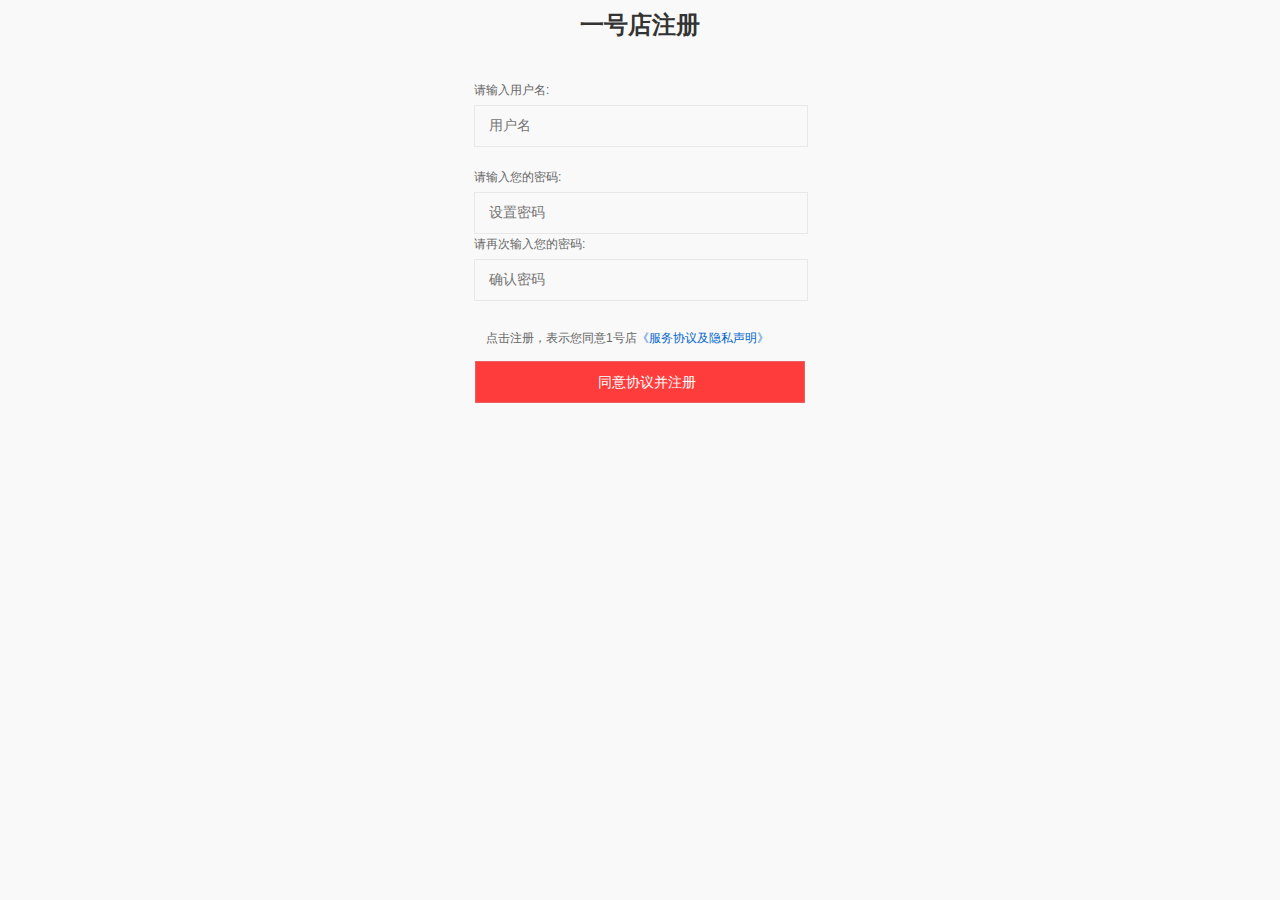
<file: src/registor.html>
<!DOCTYPE html>
<html lang="en">

<head>
    <meta charset="UTF-8">
    <meta name="viewport" content="width=device-width, initial-scale=1.0">
    <meta http-equiv="X-UA-Compatible" content="ie=edge">
    <title>Document</title>
    <link rel="stylesheet" href="./css/reset.css">
    <link rel="stylesheet" href="./css/registor.css">
</head>

<body>
    <div id="header"></div>
    <!-- 注册 s-->
    <div id="registor">
        <div class="bg-1 registor-bg"></div>
        <div class="bg-2 registor-bg"></div>
        <div class="bg-3 registor-bg"></div>
        <div class="bg-4 registor-bg"></div>
        <div class="bg-5 registor-bg"></div>
        <p class="title">一号店注册</p>
        <div class="registor-flow">
            <form action="../php/registor.php" method="post" id="form1">
                <div class="username">
                    <p>请输入用户名:</p>
                    <input type="text" name="username" id="username" placeholder="用户名">
                </div>
                <div class="password">
                    <p>请输入您的密码:</p>
                    <input type="password" name="password" id="password" placeholder="设置密码">
                    <p>请再次输入您的密码:</p>
                    <input type="password" name="repass" id="repass" placeholder="确认密码">
                </div>
                <p class="main-bottom">点击注册，表示您同意1号店<a>《服务协议及隐私声明》</a></p>
                <div class="submit">
                    <input type="submit" value="同意协议并注册" name="submit" id="btn" />
                </div>
            </form>
        </div>
    </div>
    <!-- 注册 e -->
    <div id="footer"></div>
    <script src="https://libs.cdnjs.net/jquery/3.4.1/jquery.js"></script>
    <script src="./script/thirdplugins/jquery.validate.js"></script>
    <script src="./script/js/registor.js"></script>
</body>

</html>
</file>
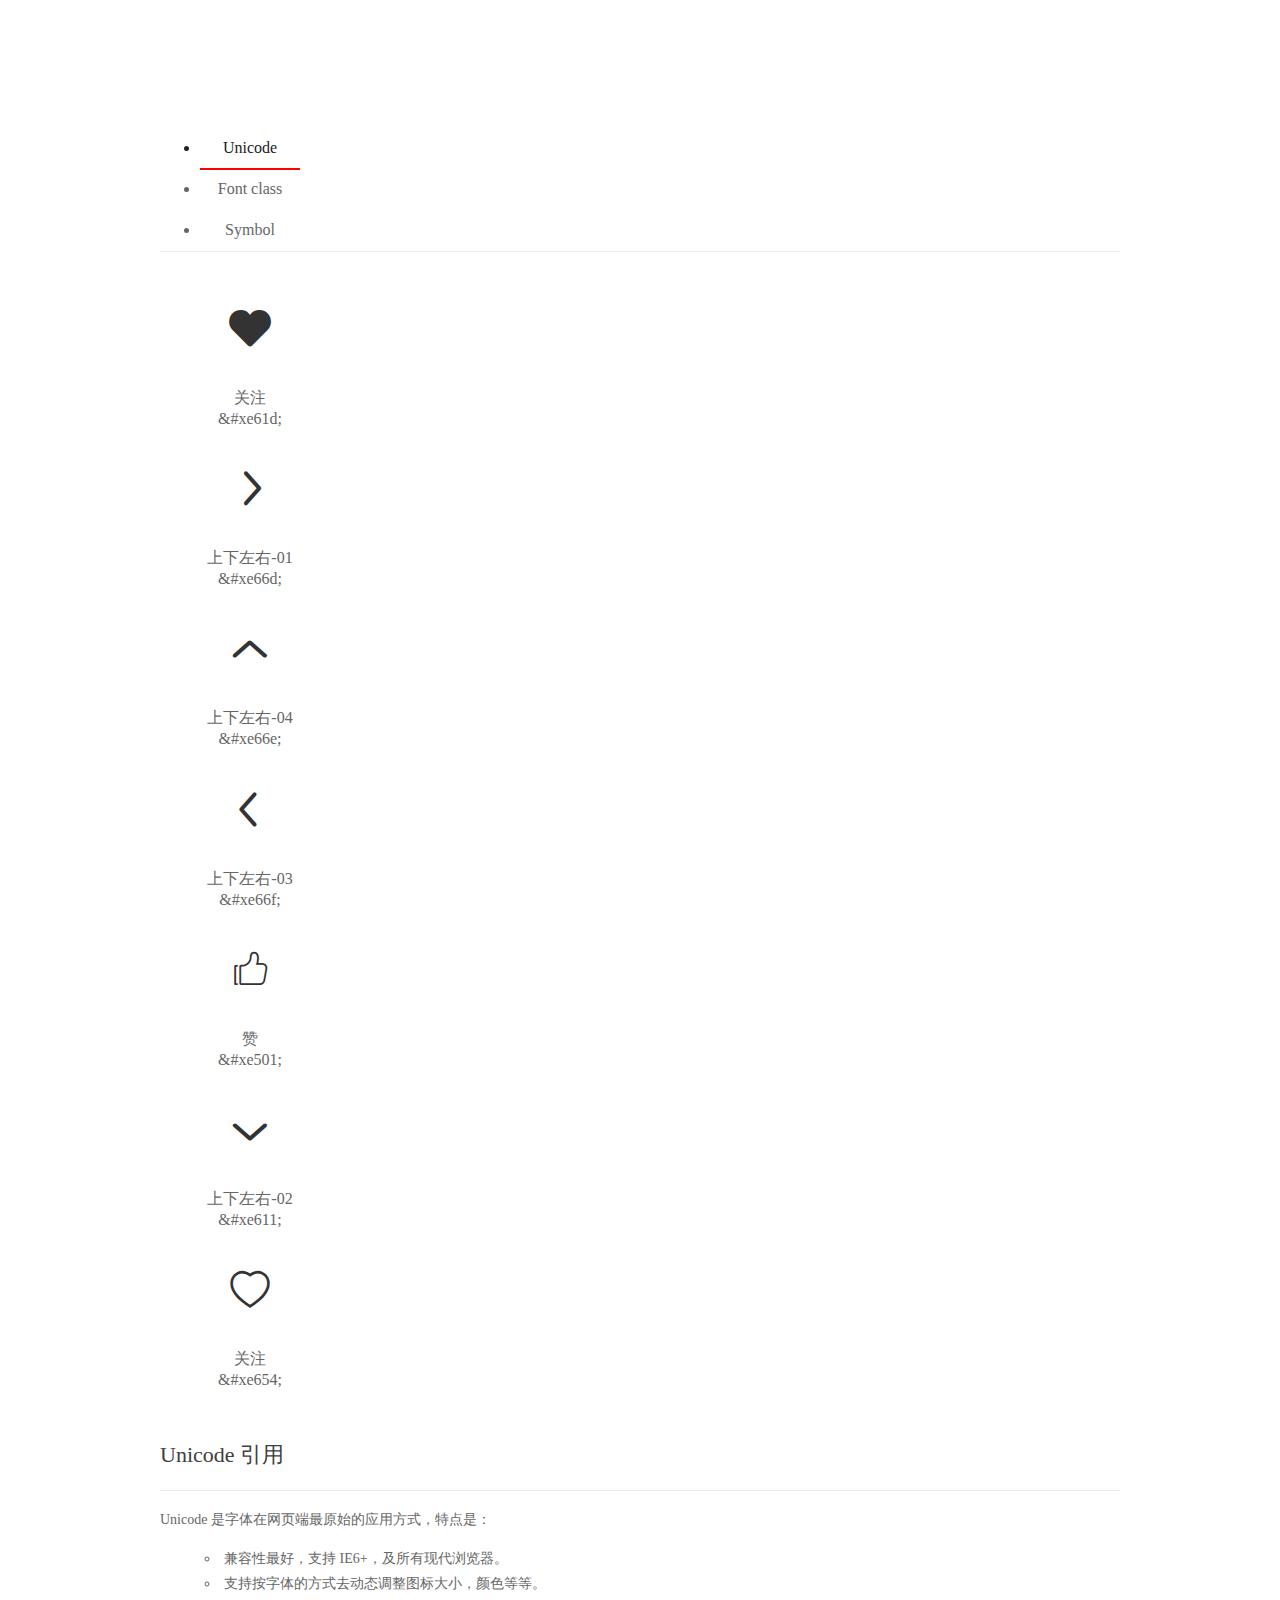
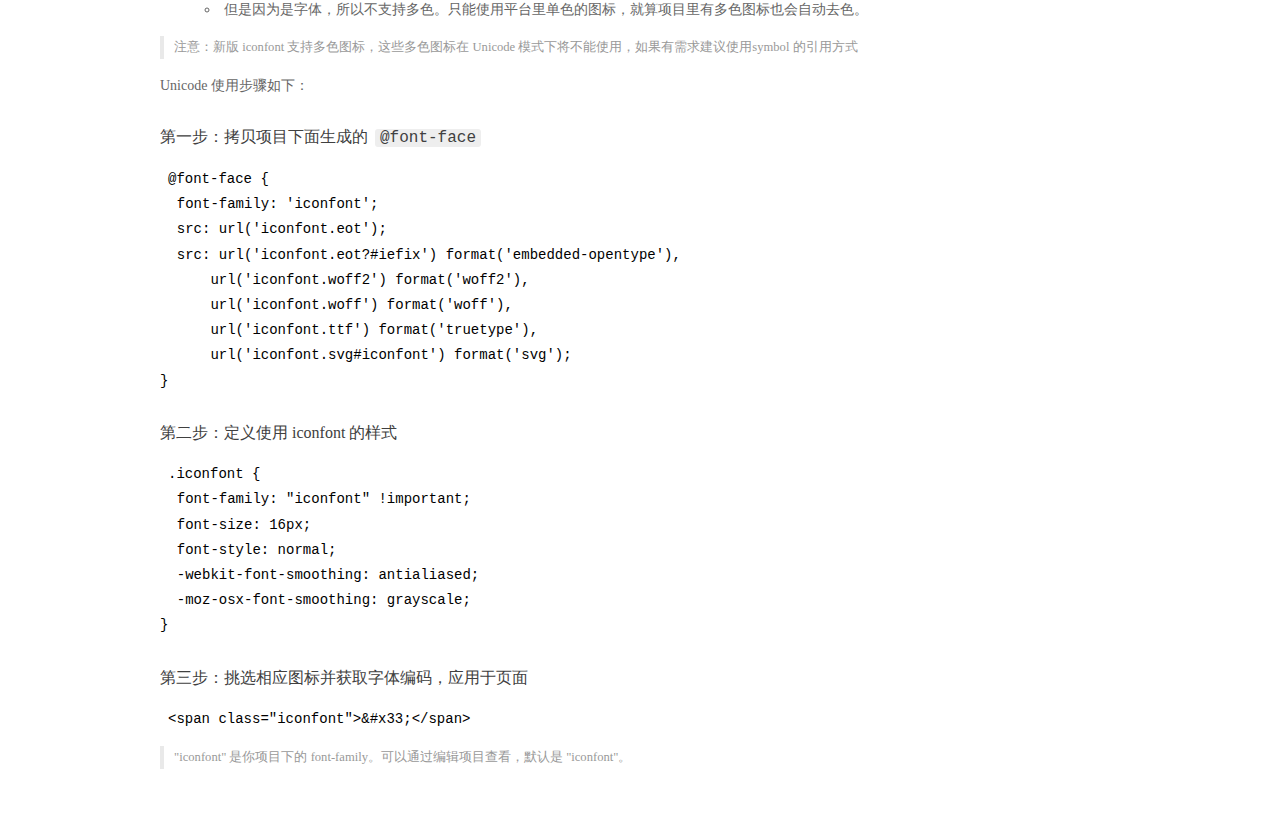
<file: src/fonts/font_nkhee3xl2ko/demo_index.html>
<!DOCTYPE html>
<html>
<head>
  <meta charset="utf-8"/>
  <title>IconFont Demo</title>
  <link rel="shortcut icon" href="https://gtms04.alicdn.com/tps/i4/TB1_oz6GVXXXXaFXpXXJDFnIXXX-64-64.ico" type="image/x-icon"/>
  <link rel="stylesheet" href="https://g.alicdn.com/thx/cube/1.3.2/cube.min.css">
  <link rel="stylesheet" href="demo.css">
  <link rel="stylesheet" href="iconfont.css">
  <script src="iconfont.js"></script>
  <!-- jQuery -->
  <script src="https://a1.alicdn.com/oss/uploads/2018/12/26/7bfddb60-08e8-11e9-9b04-53e73bb6408b.js"></script>
  <!-- 代码高亮 -->
  <script src="https://a1.alicdn.com/oss/uploads/2018/12/26/a3f714d0-08e6-11e9-8a15-ebf944d7534c.js"></script>
</head>
<body>
  <div class="main">
    <h1 class="logo"><a href="https://www.iconfont.cn/" title="iconfont 首页" target="_blank">&#xe86b;</a></h1>
    <div class="nav-tabs">
      <ul id="tabs" class="dib-box">
        <li class="dib active"><span>Unicode</span></li>
        <li class="dib"><span>Font class</span></li>
        <li class="dib"><span>Symbol</span></li>
      </ul>
      
    </div>
    <div class="tab-container">
      <div class="content unicode" style="display: block;">
          <ul class="icon_lists dib-box">
          
            <li class="dib">
              <span class="icon iconfont">&#xe61d;</span>
                <div class="name">关注</div>
                <div class="code-name">&amp;#xe61d;</div>
              </li>
          
            <li class="dib">
              <span class="icon iconfont">&#xe66d;</span>
                <div class="name">上下左右-01</div>
                <div class="code-name">&amp;#xe66d;</div>
              </li>
          
            <li class="dib">
              <span class="icon iconfont">&#xe66e;</span>
                <div class="name">上下左右-04</div>
                <div class="code-name">&amp;#xe66e;</div>
              </li>
          
            <li class="dib">
              <span class="icon iconfont">&#xe66f;</span>
                <div class="name">上下左右-03</div>
                <div class="code-name">&amp;#xe66f;</div>
              </li>
          
            <li class="dib">
              <span class="icon iconfont">&#xe501;</span>
                <div class="name">赞</div>
                <div class="code-name">&amp;#xe501;</div>
              </li>
          
            <li class="dib">
              <span class="icon iconfont">&#xe611;</span>
                <div class="name">上下左右-02</div>
                <div class="code-name">&amp;#xe611;</div>
              </li>
          
            <li class="dib">
              <span class="icon iconfont">&#xe654;</span>
                <div class="name">关注</div>
                <div class="code-name">&amp;#xe654;</div>
              </li>
          
          </ul>
          <div class="article markdown">
          <h2 id="unicode-">Unicode 引用</h2>
          <hr>

          <p>Unicode 是字体在网页端最原始的应用方式，特点是：</p>
          <ul>
            <li>兼容性最好，支持 IE6+，及所有现代浏览器。</li>
            <li>支持按字体的方式去动态调整图标大小，颜色等等。</li>
            <li>但是因为是字体，所以不支持多色。只能使用平台里单色的图标，就算项目里有多色图标也会自动去色。</li>
          </ul>
          <blockquote>
            <p>注意：新版 iconfont 支持多色图标，这些多色图标在 Unicode 模式下将不能使用，如果有需求建议使用symbol 的引用方式</p>
          </blockquote>
          <p>Unicode 使用步骤如下：</p>
          <h3 id="-font-face">第一步：拷贝项目下面生成的 <code>@font-face</code></h3>
<pre><code class="language-css"
>@font-face {
  font-family: 'iconfont';
  src: url('iconfont.eot');
  src: url('iconfont.eot?#iefix') format('embedded-opentype'),
      url('iconfont.woff2') format('woff2'),
      url('iconfont.woff') format('woff'),
      url('iconfont.ttf') format('truetype'),
      url('iconfont.svg#iconfont') format('svg');
}
</code></pre>
          <h3 id="-iconfont-">第二步：定义使用 iconfont 的样式</h3>
<pre><code class="language-css"
>.iconfont {
  font-family: "iconfont" !important;
  font-size: 16px;
  font-style: normal;
  -webkit-font-smoothing: antialiased;
  -moz-osx-font-smoothing: grayscale;
}
</code></pre>
          <h3 id="-">第三步：挑选相应图标并获取字体编码，应用于页面</h3>
<pre>
<code class="language-html"
>&lt;span class="iconfont"&gt;&amp;#x33;&lt;/span&gt;
</code></pre>
          <blockquote>
            <p>"iconfont" 是你项目下的 font-family。可以通过编辑项目查看，默认是 "iconfont"。</p>
          </blockquote>
          </div>
      </div>
      <div class="content font-class">
        <ul class="icon_lists dib-box">
          
          <li class="dib">
            <span class="icon iconfont icon-guanzhu"></span>
            <div class="name">
              关注
            </div>
            <div class="code-name">.icon-guanzhu
            </div>
          </li>
          
          <li class="dib">
            <span class="icon iconfont icon-shangxiazuoyou-"></span>
            <div class="name">
              上下左右-01
            </div>
            <div class="code-name">.icon-shangxiazuoyou-
            </div>
          </li>
          
          <li class="dib">
            <span class="icon iconfont icon-shangxiazuoyou-1"></span>
            <div class="name">
              上下左右-04
            </div>
            <div class="code-name">.icon-shangxiazuoyou-1
            </div>
          </li>
          
          <li class="dib">
            <span class="icon iconfont icon-shangxiazuoyou-2"></span>
            <div class="name">
              上下左右-03
            </div>
            <div class="code-name">.icon-shangxiazuoyou-2
            </div>
          </li>
          
          <li class="dib">
            <span class="icon iconfont icon-like-outline"></span>
            <div class="name">
              赞
            </div>
            <div class="code-name">.icon-like-outline
            </div>
          </li>
          
          <li class="dib">
            <span class="icon iconfont icon-shangxiazuoyou-3"></span>
            <div class="name">
              上下左右-02
            </div>
            <div class="code-name">.icon-shangxiazuoyou-3
            </div>
          </li>
          
          <li class="dib">
            <span class="icon iconfont icon-guanzhu1"></span>
            <div class="name">
              关注
            </div>
            <div class="code-name">.icon-guanzhu1
            </div>
          </li>
          
        </ul>
        <div class="article markdown">
        <h2 id="font-class-">font-class 引用</h2>
        <hr>

        <p>font-class 是 Unicode 使用方式的一种变种，主要是解决 Unicode 书写不直观，语意不明确的问题。</p>
        <p>与 Unicode 使用方式相比，具有如下特点：</p>
        <ul>
          <li>兼容性良好，支持 IE8+，及所有现代浏览器。</li>
          <li>相比于 Unicode 语意明确，书写更直观。可以很容易分辨这个 icon 是什么。</li>
          <li>因为使用 class 来定义图标，所以当要替换图标时，只需要修改 class 里面的 Unicode 引用。</li>
          <li>不过因为本质上还是使用的字体，所以多色图标还是不支持的。</li>
        </ul>
        <p>使用步骤如下：</p>
        <h3 id="-fontclass-">第一步：引入项目下面生成的 fontclass 代码：</h3>
<pre><code class="language-html">&lt;link rel="stylesheet" href="./iconfont.css"&gt;
</code></pre>
        <h3 id="-">第二步：挑选相应图标并获取类名，应用于页面：</h3>
<pre><code class="language-html">&lt;span class="iconfont icon-xxx"&gt;&lt;/span&gt;
</code></pre>
        <blockquote>
          <p>"
            iconfont" 是你项目下的 font-family。可以通过编辑项目查看，默认是 "iconfont"。</p>
        </blockquote>
      </div>
      </div>
      <div class="content symbol">
          <ul class="icon_lists dib-box">
          
            <li class="dib">
                <svg class="icon svg-icon" aria-hidden="true">
                  <use xlink:href="#icon-guanzhu"></use>
                </svg>
                <div class="name">关注</div>
                <div class="code-name">#icon-guanzhu</div>
            </li>
          
            <li class="dib">
                <svg class="icon svg-icon" aria-hidden="true">
                  <use xlink:href="#icon-shangxiazuoyou-"></use>
                </svg>
                <div class="name">上下左右-01</div>
                <div class="code-name">#icon-shangxiazuoyou-</div>
            </li>
          
            <li class="dib">
                <svg class="icon svg-icon" aria-hidden="true">
                  <use xlink:href="#icon-shangxiazuoyou-1"></use>
                </svg>
                <div class="name">上下左右-04</div>
                <div class="code-name">#icon-shangxiazuoyou-1</div>
            </li>
          
            <li class="dib">
                <svg class="icon svg-icon" aria-hidden="true">
                  <use xlink:href="#icon-shangxiazuoyou-2"></use>
                </svg>
                <div class="name">上下左右-03</div>
                <div class="code-name">#icon-shangxiazuoyou-2</div>
            </li>
          
            <li class="dib">
                <svg class="icon svg-icon" aria-hidden="true">
                  <use xlink:href="#icon-like-outline"></use>
                </svg>
                <div class="name">赞</div>
                <div class="code-name">#icon-like-outline</div>
            </li>
          
            <li class="dib">
                <svg class="icon svg-icon" aria-hidden="true">
                  <use xlink:href="#icon-shangxiazuoyou-3"></use>
                </svg>
                <div class="name">上下左右-02</div>
                <div class="code-name">#icon-shangxiazuoyou-3</div>
            </li>
          
            <li class="dib">
                <svg class="icon svg-icon" aria-hidden="true">
                  <use xlink:href="#icon-guanzhu1"></use>
                </svg>
                <div class="name">关注</div>
                <div class="code-name">#icon-guanzhu1</div>
            </li>
          
          </ul>
          <div class="article markdown">
          <h2 id="symbol-">Symbol 引用</h2>
          <hr>

          <p>这是一种全新的使用方式，应该说这才是未来的主流，也是平台目前推荐的用法。相关介绍可以参考这篇<a href="">文章</a>
            这种用法其实是做了一个 SVG 的集合，与另外两种相比具有如下特点：</p>
          <ul>
            <li>支持多色图标了，不再受单色限制。</li>
            <li>通过一些技巧，支持像字体那样，通过 <code>font-size</code>, <code>color</code> 来调整样式。</li>
            <li>兼容性较差，支持 IE9+，及现代浏览器。</li>
            <li>浏览器渲染 SVG 的性能一般，还不如 png。</li>
          </ul>
          <p>使用步骤如下：</p>
          <h3 id="-symbol-">第一步：引入项目下面生成的 symbol 代码：</h3>
<pre><code class="language-html">&lt;script src="./iconfont.js"&gt;&lt;/script&gt;
</code></pre>
          <h3 id="-css-">第二步：加入通用 CSS 代码（引入一次就行）：</h3>
<pre><code class="language-html">&lt;style&gt;
.icon {
  width: 1em;
  height: 1em;
  vertical-align: -0.15em;
  fill: currentColor;
  overflow: hidden;
}
&lt;/style&gt;
</code></pre>
          <h3 id="-">第三步：挑选相应图标并获取类名，应用于页面：</h3>
<pre><code class="language-html">&lt;svg class="icon" aria-hidden="true"&gt;
  &lt;use xlink:href="#icon-xxx"&gt;&lt;/use&gt;
&lt;/svg&gt;
</code></pre>
          </div>
      </div>

    </div>
  </div>
  <script>
  $(document).ready(function () {
      $('.tab-container .content:first').show()

      $('#tabs li').click(function (e) {
        var tabContent = $('.tab-container .content')
        var index = $(this).index()

        if ($(this).hasClass('active')) {
          return
        } else {
          $('#tabs li').removeClass('active')
          $(this).addClass('active')

          tabContent.hide().eq(index).fadeIn()
        }
      })
    })
  </script>
</body>
</html>
</file>
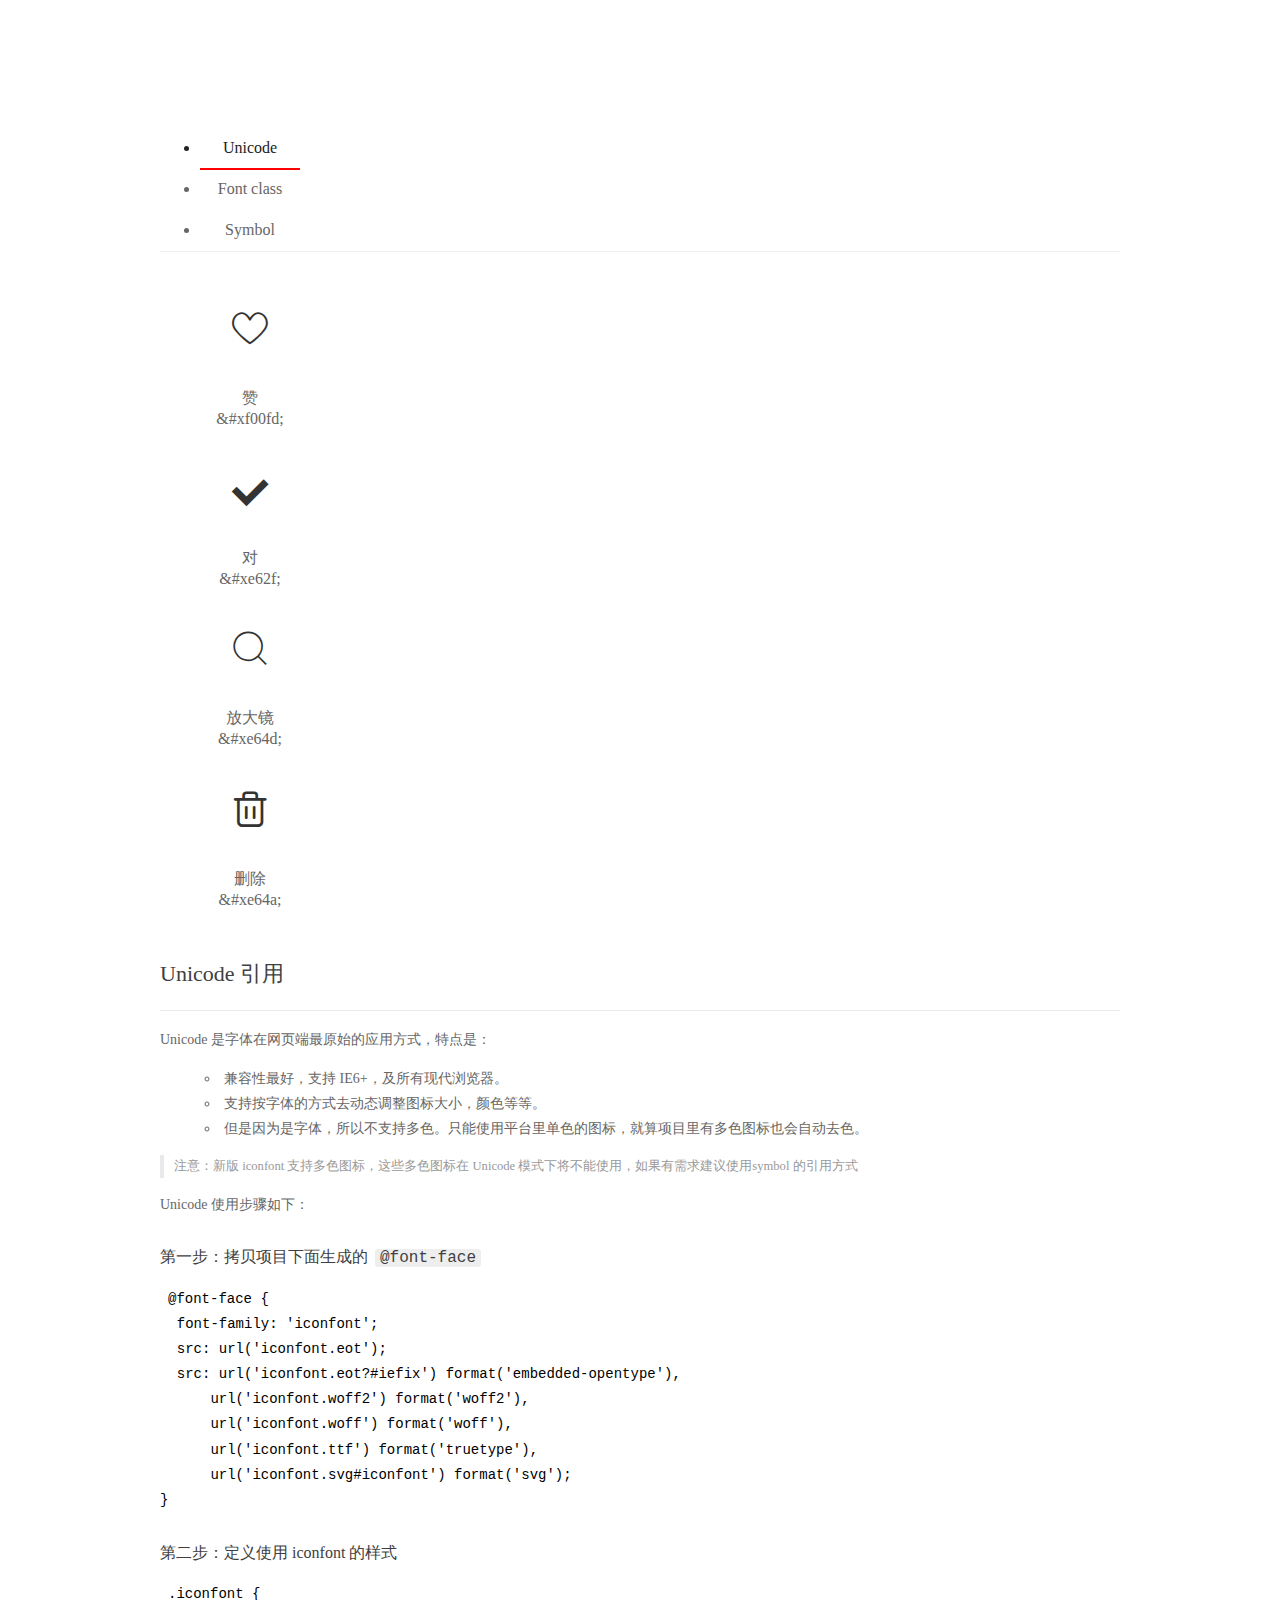
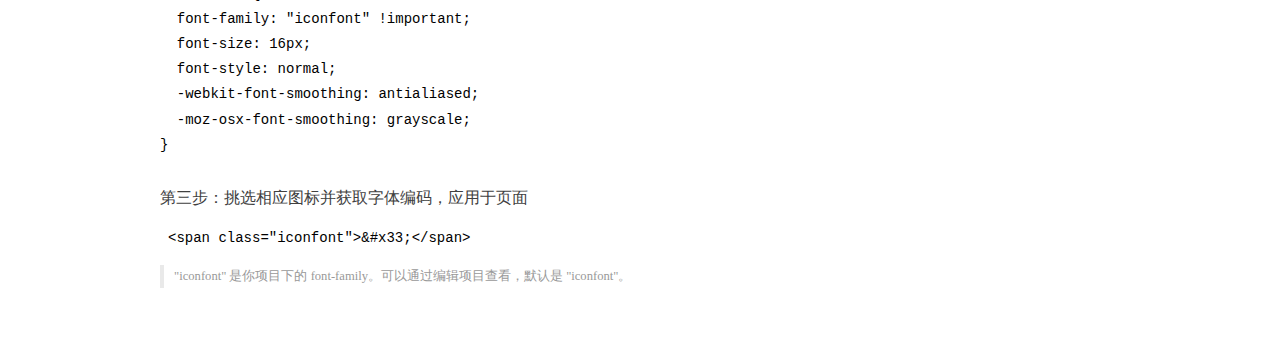
<file: src/fonts/font_ojuivzbrtj/demo_index.html>
<!DOCTYPE html>
<html>
<head>
  <meta charset="utf-8"/>
  <title>IconFont Demo</title>
  <link rel="shortcut icon" href="https://gtms04.alicdn.com/tps/i4/TB1_oz6GVXXXXaFXpXXJDFnIXXX-64-64.ico" type="image/x-icon"/>
  <link rel="stylesheet" href="https://g.alicdn.com/thx/cube/1.3.2/cube.min.css">
  <link rel="stylesheet" href="demo.css">
  <link rel="stylesheet" href="iconfont.css">
  <script src="iconfont.js"></script>
  <!-- jQuery -->
  <script src="https://a1.alicdn.com/oss/uploads/2018/12/26/7bfddb60-08e8-11e9-9b04-53e73bb6408b.js"></script>
  <!-- 代码高亮 -->
  <script src="https://a1.alicdn.com/oss/uploads/2018/12/26/a3f714d0-08e6-11e9-8a15-ebf944d7534c.js"></script>
</head>
<body>
  <div class="main">
    <h1 class="logo"><a href="https://www.iconfont.cn/" title="iconfont 首页" target="_blank">&#xe86b;</a></h1>
    <div class="nav-tabs">
      <ul id="tabs" class="dib-box">
        <li class="dib active"><span>Unicode</span></li>
        <li class="dib"><span>Font class</span></li>
        <li class="dib"><span>Symbol</span></li>
      </ul>
      
    </div>
    <div class="tab-container">
      <div class="content unicode" style="display: block;">
          <ul class="icon_lists dib-box">
          
            <li class="dib">
              <span class="icon iconfont">&#xf00fd;</span>
                <div class="name">赞</div>
                <div class="code-name">&amp;#xf00fd;</div>
              </li>
          
            <li class="dib">
              <span class="icon iconfont">&#xe62f;</span>
                <div class="name">对</div>
                <div class="code-name">&amp;#xe62f;</div>
              </li>
          
            <li class="dib">
              <span class="icon iconfont">&#xe64d;</span>
                <div class="name">放大镜</div>
                <div class="code-name">&amp;#xe64d;</div>
              </li>
          
            <li class="dib">
              <span class="icon iconfont">&#xe64a;</span>
                <div class="name">删除</div>
                <div class="code-name">&amp;#xe64a;</div>
              </li>
          
          </ul>
          <div class="article markdown">
          <h2 id="unicode-">Unicode 引用</h2>
          <hr>

          <p>Unicode 是字体在网页端最原始的应用方式，特点是：</p>
          <ul>
            <li>兼容性最好，支持 IE6+，及所有现代浏览器。</li>
            <li>支持按字体的方式去动态调整图标大小，颜色等等。</li>
            <li>但是因为是字体，所以不支持多色。只能使用平台里单色的图标，就算项目里有多色图标也会自动去色。</li>
          </ul>
          <blockquote>
            <p>注意：新版 iconfont 支持多色图标，这些多色图标在 Unicode 模式下将不能使用，如果有需求建议使用symbol 的引用方式</p>
          </blockquote>
          <p>Unicode 使用步骤如下：</p>
          <h3 id="-font-face">第一步：拷贝项目下面生成的 <code>@font-face</code></h3>
<pre><code class="language-css"
>@font-face {
  font-family: 'iconfont';
  src: url('iconfont.eot');
  src: url('iconfont.eot?#iefix') format('embedded-opentype'),
      url('iconfont.woff2') format('woff2'),
      url('iconfont.woff') format('woff'),
      url('iconfont.ttf') format('truetype'),
      url('iconfont.svg#iconfont') format('svg');
}
</code></pre>
          <h3 id="-iconfont-">第二步：定义使用 iconfont 的样式</h3>
<pre><code class="language-css"
>.iconfont {
  font-family: "iconfont" !important;
  font-size: 16px;
  font-style: normal;
  -webkit-font-smoothing: antialiased;
  -moz-osx-font-smoothing: grayscale;
}
</code></pre>
          <h3 id="-">第三步：挑选相应图标并获取字体编码，应用于页面</h3>
<pre>
<code class="language-html"
>&lt;span class="iconfont"&gt;&amp;#x33;&lt;/span&gt;
</code></pre>
          <blockquote>
            <p>"iconfont" 是你项目下的 font-family。可以通过编辑项目查看，默认是 "iconfont"。</p>
          </blockquote>
          </div>
      </div>
      <div class="content font-class">
        <ul class="icon_lists dib-box">
          
          <li class="dib">
            <span class="icon iconfont icon-zan"></span>
            <div class="name">
              赞
            </div>
            <div class="code-name">.icon-zan
            </div>
          </li>
          
          <li class="dib">
            <span class="icon iconfont icon-icon"></span>
            <div class="name">
              对
            </div>
            <div class="code-name">.icon-icon
            </div>
          </li>
          
          <li class="dib">
            <span class="icon iconfont icon-magnifier"></span>
            <div class="name">
              放大镜
            </div>
            <div class="code-name">.icon-magnifier
            </div>
          </li>
          
          <li class="dib">
            <span class="icon iconfont icon-shanchu"></span>
            <div class="name">
              删除
            </div>
            <div class="code-name">.icon-shanchu
            </div>
          </li>
          
        </ul>
        <div class="article markdown">
        <h2 id="font-class-">font-class 引用</h2>
        <hr>

        <p>font-class 是 Unicode 使用方式的一种变种，主要是解决 Unicode 书写不直观，语意不明确的问题。</p>
        <p>与 Unicode 使用方式相比，具有如下特点：</p>
        <ul>
          <li>兼容性良好，支持 IE8+，及所有现代浏览器。</li>
          <li>相比于 Unicode 语意明确，书写更直观。可以很容易分辨这个 icon 是什么。</li>
          <li>因为使用 class 来定义图标，所以当要替换图标时，只需要修改 class 里面的 Unicode 引用。</li>
          <li>不过因为本质上还是使用的字体，所以多色图标还是不支持的。</li>
        </ul>
        <p>使用步骤如下：</p>
        <h3 id="-fontclass-">第一步：引入项目下面生成的 fontclass 代码：</h3>
<pre><code class="language-html">&lt;link rel="stylesheet" href="./iconfont.css"&gt;
</code></pre>
        <h3 id="-">第二步：挑选相应图标并获取类名，应用于页面：</h3>
<pre><code class="language-html">&lt;span class="iconfont icon-xxx"&gt;&lt;/span&gt;
</code></pre>
        <blockquote>
          <p>"
            iconfont" 是你项目下的 font-family。可以通过编辑项目查看，默认是 "iconfont"。</p>
        </blockquote>
      </div>
      </div>
      <div class="content symbol">
          <ul class="icon_lists dib-box">
          
            <li class="dib">
                <svg class="icon svg-icon" aria-hidden="true">
                  <use xlink:href="#icon-zan"></use>
                </svg>
                <div class="name">赞</div>
                <div class="code-name">#icon-zan</div>
            </li>
          
            <li class="dib">
                <svg class="icon svg-icon" aria-hidden="true">
                  <use xlink:href="#icon-icon"></use>
                </svg>
                <div class="name">对</div>
                <div class="code-name">#icon-icon</div>
            </li>
          
            <li class="dib">
                <svg class="icon svg-icon" aria-hidden="true">
                  <use xlink:href="#icon-magnifier"></use>
                </svg>
                <div class="name">放大镜</div>
                <div class="code-name">#icon-magnifier</div>
            </li>
          
            <li class="dib">
                <svg class="icon svg-icon" aria-hidden="true">
                  <use xlink:href="#icon-shanchu"></use>
                </svg>
                <div class="name">删除</div>
                <div class="code-name">#icon-shanchu</div>
            </li>
          
          </ul>
          <div class="article markdown">
          <h2 id="symbol-">Symbol 引用</h2>
          <hr>

          <p>这是一种全新的使用方式，应该说这才是未来的主流，也是平台目前推荐的用法。相关介绍可以参考这篇<a href="">文章</a>
            这种用法其实是做了一个 SVG 的集合，与另外两种相比具有如下特点：</p>
          <ul>
            <li>支持多色图标了，不再受单色限制。</li>
            <li>通过一些技巧，支持像字体那样，通过 <code>font-size</code>, <code>color</code> 来调整样式。</li>
            <li>兼容性较差，支持 IE9+，及现代浏览器。</li>
            <li>浏览器渲染 SVG 的性能一般，还不如 png。</li>
          </ul>
          <p>使用步骤如下：</p>
          <h3 id="-symbol-">第一步：引入项目下面生成的 symbol 代码：</h3>
<pre><code class="language-html">&lt;script src="./iconfont.js"&gt;&lt;/script&gt;
</code></pre>
          <h3 id="-css-">第二步：加入通用 CSS 代码（引入一次就行）：</h3>
<pre><code class="language-html">&lt;style&gt;
.icon {
  width: 1em;
  height: 1em;
  vertical-align: -0.15em;
  fill: currentColor;
  overflow: hidden;
}
&lt;/style&gt;
</code></pre>
          <h3 id="-">第三步：挑选相应图标并获取类名，应用于页面：</h3>
<pre><code class="language-html">&lt;svg class="icon" aria-hidden="true"&gt;
  &lt;use xlink:href="#icon-xxx"&gt;&lt;/use&gt;
&lt;/svg&gt;
</code></pre>
          </div>
      </div>

    </div>
  </div>
  <script>
  $(document).ready(function () {
      $('.tab-container .content:first').show()

      $('#tabs li').click(function (e) {
        var tabContent = $('.tab-container .content')
        var index = $(this).index()

        if ($(this).hasClass('active')) {
          return
        } else {
          $('#tabs li').removeClass('active')
          $(this).addClass('active')

          tabContent.hide().eq(index).fadeIn()
        }
      })
    })
  </script>
</body>
</html>
</file>
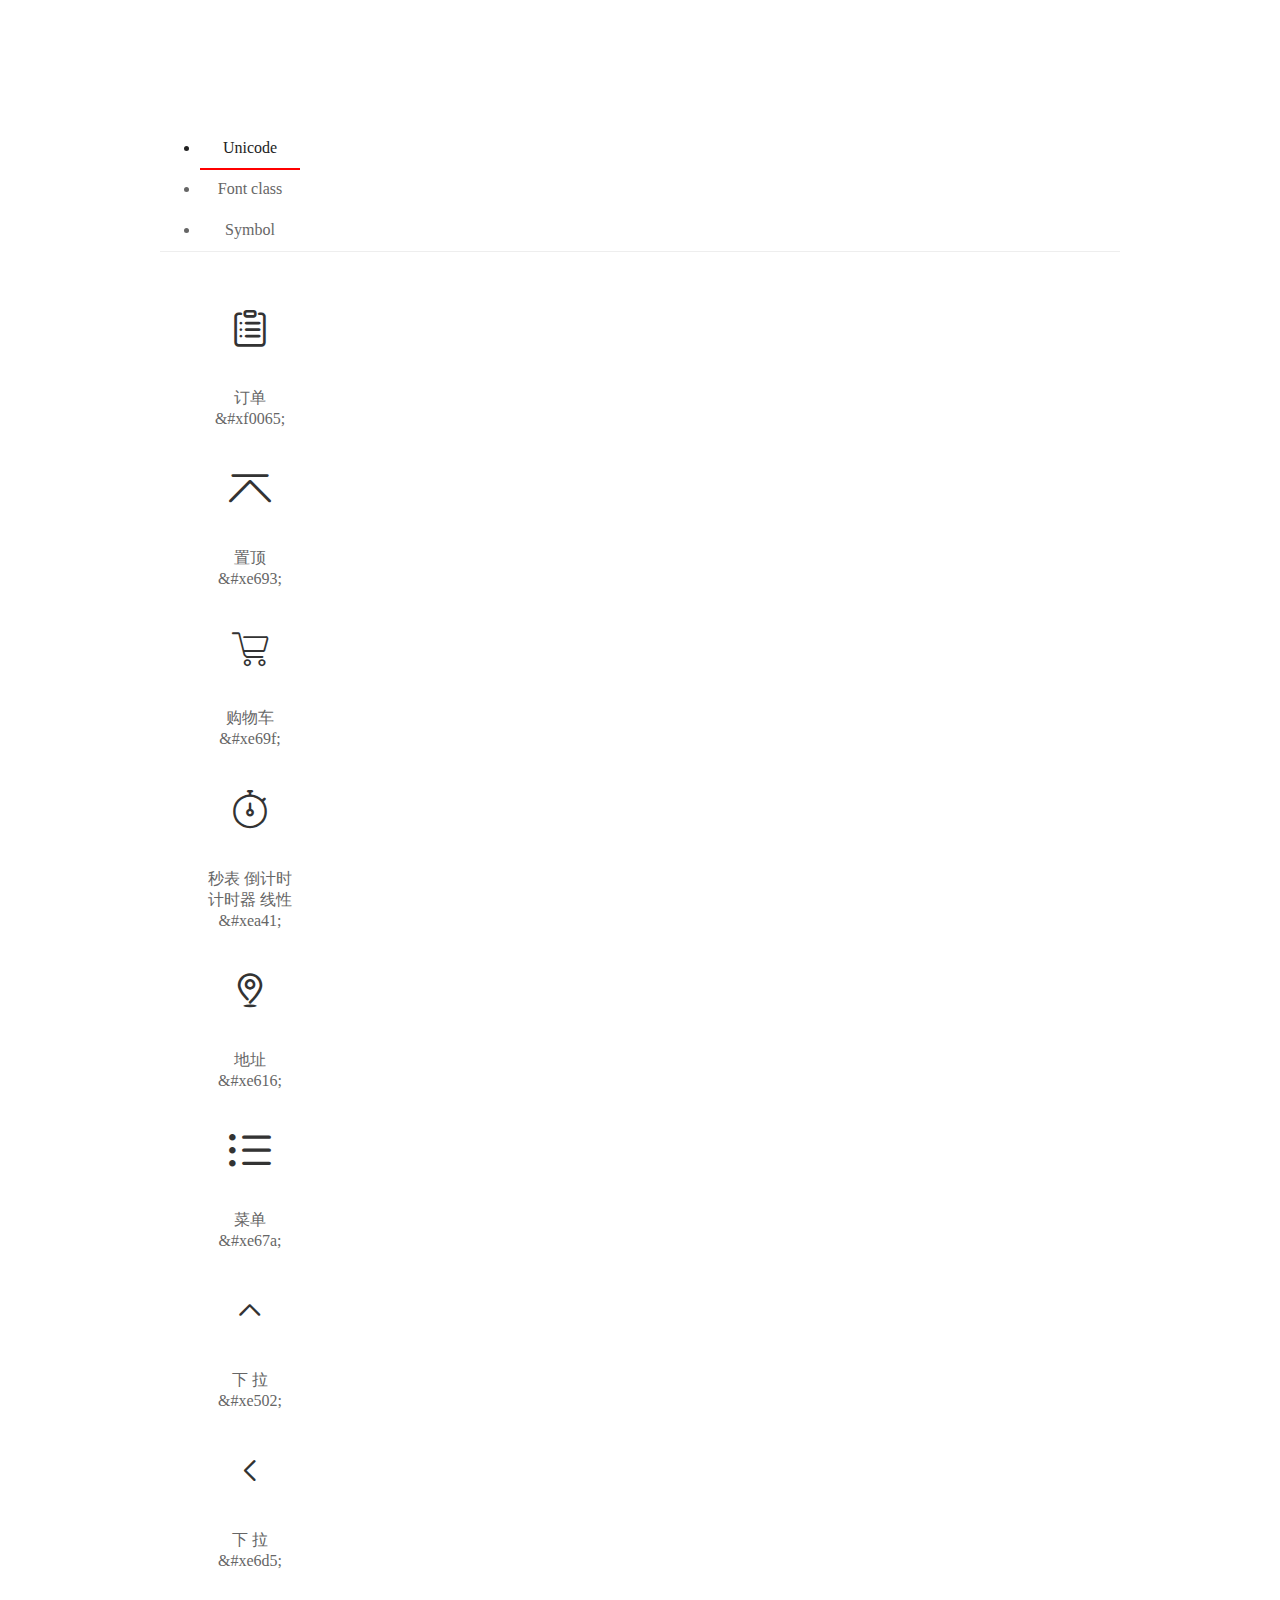
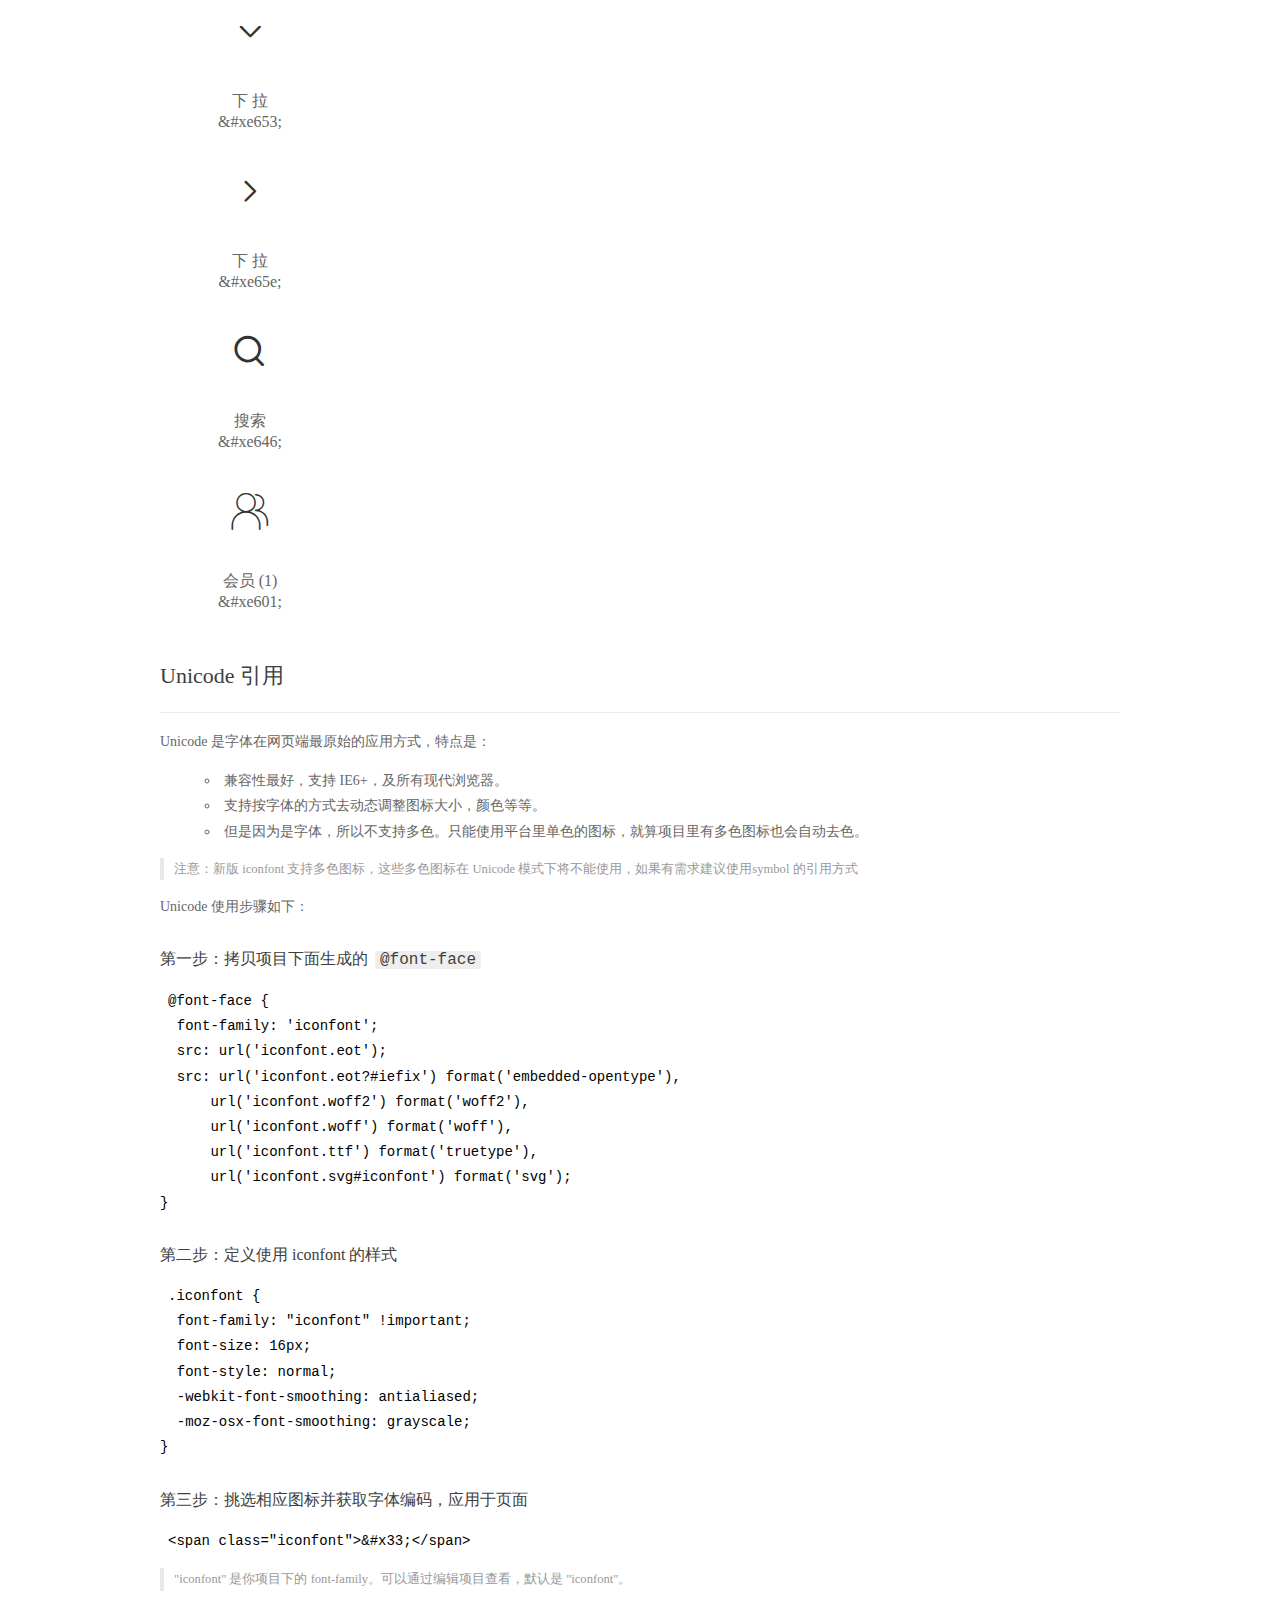
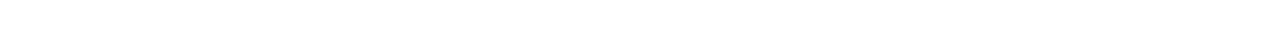
<file: src/fonts/font_p66wquz23/demo_index.html>
<!DOCTYPE html>
<html>
<head>
  <meta charset="utf-8"/>
  <title>IconFont Demo</title>
  <link rel="shortcut icon" href="https://gtms04.alicdn.com/tps/i4/TB1_oz6GVXXXXaFXpXXJDFnIXXX-64-64.ico" type="image/x-icon"/>
  <link rel="stylesheet" href="https://g.alicdn.com/thx/cube/1.3.2/cube.min.css">
  <link rel="stylesheet" href="demo.css">
  <link rel="stylesheet" href="iconfont.css">
  <script src="iconfont.js"></script>
  <!-- jQuery -->
  <script src="https://a1.alicdn.com/oss/uploads/2018/12/26/7bfddb60-08e8-11e9-9b04-53e73bb6408b.js"></script>
  <!-- 代码高亮 -->
  <script src="https://a1.alicdn.com/oss/uploads/2018/12/26/a3f714d0-08e6-11e9-8a15-ebf944d7534c.js"></script>
</head>
<body>
  <div class="main">
    <h1 class="logo"><a href="https://www.iconfont.cn/" title="iconfont 首页" target="_blank">&#xe86b;</a></h1>
    <div class="nav-tabs">
      <ul id="tabs" class="dib-box">
        <li class="dib active"><span>Unicode</span></li>
        <li class="dib"><span>Font class</span></li>
        <li class="dib"><span>Symbol</span></li>
      </ul>
      
    </div>
    <div class="tab-container">
      <div class="content unicode" style="display: block;">
          <ul class="icon_lists dib-box">
          
            <li class="dib">
              <span class="icon iconfont">&#xf0065;</span>
                <div class="name">订单</div>
                <div class="code-name">&amp;#xf0065;</div>
              </li>
          
            <li class="dib">
              <span class="icon iconfont">&#xe693;</span>
                <div class="name">置顶</div>
                <div class="code-name">&amp;#xe693;</div>
              </li>
          
            <li class="dib">
              <span class="icon iconfont">&#xe69f;</span>
                <div class="name">购物车</div>
                <div class="code-name">&amp;#xe69f;</div>
              </li>
          
            <li class="dib">
              <span class="icon iconfont">&#xea41;</span>
                <div class="name">秒表 倒计时 计时器 线性</div>
                <div class="code-name">&amp;#xea41;</div>
              </li>
          
            <li class="dib">
              <span class="icon iconfont">&#xe616;</span>
                <div class="name">地址</div>
                <div class="code-name">&amp;#xe616;</div>
              </li>
          
            <li class="dib">
              <span class="icon iconfont">&#xe67a;</span>
                <div class="name">菜单</div>
                <div class="code-name">&amp;#xe67a;</div>
              </li>
          
            <li class="dib">
              <span class="icon iconfont">&#xe502;</span>
                <div class="name">下  拉</div>
                <div class="code-name">&amp;#xe502;</div>
              </li>
          
            <li class="dib">
              <span class="icon iconfont">&#xe6d5;</span>
                <div class="name">下  拉</div>
                <div class="code-name">&amp;#xe6d5;</div>
              </li>
          
            <li class="dib">
              <span class="icon iconfont">&#xe653;</span>
                <div class="name">下  拉</div>
                <div class="code-name">&amp;#xe653;</div>
              </li>
          
            <li class="dib">
              <span class="icon iconfont">&#xe65e;</span>
                <div class="name">下  拉</div>
                <div class="code-name">&amp;#xe65e;</div>
              </li>
          
            <li class="dib">
              <span class="icon iconfont">&#xe646;</span>
                <div class="name">搜索</div>
                <div class="code-name">&amp;#xe646;</div>
              </li>
          
            <li class="dib">
              <span class="icon iconfont">&#xe601;</span>
                <div class="name">会员 (1)</div>
                <div class="code-name">&amp;#xe601;</div>
              </li>
          
          </ul>
          <div class="article markdown">
          <h2 id="unicode-">Unicode 引用</h2>
          <hr>

          <p>Unicode 是字体在网页端最原始的应用方式，特点是：</p>
          <ul>
            <li>兼容性最好，支持 IE6+，及所有现代浏览器。</li>
            <li>支持按字体的方式去动态调整图标大小，颜色等等。</li>
            <li>但是因为是字体，所以不支持多色。只能使用平台里单色的图标，就算项目里有多色图标也会自动去色。</li>
          </ul>
          <blockquote>
            <p>注意：新版 iconfont 支持多色图标，这些多色图标在 Unicode 模式下将不能使用，如果有需求建议使用symbol 的引用方式</p>
          </blockquote>
          <p>Unicode 使用步骤如下：</p>
          <h3 id="-font-face">第一步：拷贝项目下面生成的 <code>@font-face</code></h3>
<pre><code class="language-css"
>@font-face {
  font-family: 'iconfont';
  src: url('iconfont.eot');
  src: url('iconfont.eot?#iefix') format('embedded-opentype'),
      url('iconfont.woff2') format('woff2'),
      url('iconfont.woff') format('woff'),
      url('iconfont.ttf') format('truetype'),
      url('iconfont.svg#iconfont') format('svg');
}
</code></pre>
          <h3 id="-iconfont-">第二步：定义使用 iconfont 的样式</h3>
<pre><code class="language-css"
>.iconfont {
  font-family: "iconfont" !important;
  font-size: 16px;
  font-style: normal;
  -webkit-font-smoothing: antialiased;
  -moz-osx-font-smoothing: grayscale;
}
</code></pre>
          <h3 id="-">第三步：挑选相应图标并获取字体编码，应用于页面</h3>
<pre>
<code class="language-html"
>&lt;span class="iconfont"&gt;&amp;#x33;&lt;/span&gt;
</code></pre>
          <blockquote>
            <p>"iconfont" 是你项目下的 font-family。可以通过编辑项目查看，默认是 "iconfont"。</p>
          </blockquote>
          </div>
      </div>
      <div class="content font-class">
        <ul class="icon_lists dib-box">
          
          <li class="dib">
            <span class="icon iconfont icon-dingdan"></span>
            <div class="name">
              订单
            </div>
            <div class="code-name">.icon-dingdan
            </div>
          </li>
          
          <li class="dib">
            <span class="icon iconfont icon-zhiding"></span>
            <div class="name">
              置顶
            </div>
            <div class="code-name">.icon-zhiding
            </div>
          </li>
          
          <li class="dib">
            <span class="icon iconfont icon-gouwuche"></span>
            <div class="name">
              购物车
            </div>
            <div class="code-name">.icon-gouwuche
            </div>
          </li>
          
          <li class="dib">
            <span class="icon iconfont icon-miaobiaodaojishijishiqixianxing"></span>
            <div class="name">
              秒表 倒计时 计时器 线性
            </div>
            <div class="code-name">.icon-miaobiaodaojishijishiqixianxing
            </div>
          </li>
          
          <li class="dib">
            <span class="icon iconfont icon-dizhi"></span>
            <div class="name">
              地址
            </div>
            <div class="code-name">.icon-dizhi
            </div>
          </li>
          
          <li class="dib">
            <span class="icon iconfont icon-caidan"></span>
            <div class="name">
              菜单
            </div>
            <div class="code-name">.icon-caidan
            </div>
          </li>
          
          <li class="dib">
            <span class="icon iconfont icon-xiala"></span>
            <div class="name">
              下  拉
            </div>
            <div class="code-name">.icon-xiala
            </div>
          </li>
          
          <li class="dib">
            <span class="icon iconfont icon-shangla"></span>
            <div class="name">
              下  拉
            </div>
            <div class="code-name">.icon-shangla
            </div>
          </li>
          
          <li class="dib">
            <span class="icon iconfont icon-xiala1"></span>
            <div class="name">
              下  拉
            </div>
            <div class="code-name">.icon-xiala1
            </div>
          </li>
          
          <li class="dib">
            <span class="icon iconfont icon-xiala2"></span>
            <div class="name">
              下  拉
            </div>
            <div class="code-name">.icon-xiala2
            </div>
          </li>
          
          <li class="dib">
            <span class="icon iconfont icon-sousuo"></span>
            <div class="name">
              搜索
            </div>
            <div class="code-name">.icon-sousuo
            </div>
          </li>
          
          <li class="dib">
            <span class="icon iconfont icon-huiyuan"></span>
            <div class="name">
              会员 (1)
            </div>
            <div class="code-name">.icon-huiyuan
            </div>
          </li>
          
        </ul>
        <div class="article markdown">
        <h2 id="font-class-">font-class 引用</h2>
        <hr>

        <p>font-class 是 Unicode 使用方式的一种变种，主要是解决 Unicode 书写不直观，语意不明确的问题。</p>
        <p>与 Unicode 使用方式相比，具有如下特点：</p>
        <ul>
          <li>兼容性良好，支持 IE8+，及所有现代浏览器。</li>
          <li>相比于 Unicode 语意明确，书写更直观。可以很容易分辨这个 icon 是什么。</li>
          <li>因为使用 class 来定义图标，所以当要替换图标时，只需要修改 class 里面的 Unicode 引用。</li>
          <li>不过因为本质上还是使用的字体，所以多色图标还是不支持的。</li>
        </ul>
        <p>使用步骤如下：</p>
        <h3 id="-fontclass-">第一步：引入项目下面生成的 fontclass 代码：</h3>
<pre><code class="language-html">&lt;link rel="stylesheet" href="./iconfont.css"&gt;
</code></pre>
        <h3 id="-">第二步：挑选相应图标并获取类名，应用于页面：</h3>
<pre><code class="language-html">&lt;span class="iconfont icon-xxx"&gt;&lt;/span&gt;
</code></pre>
        <blockquote>
          <p>"
            iconfont" 是你项目下的 font-family。可以通过编辑项目查看，默认是 "iconfont"。</p>
        </blockquote>
      </div>
      </div>
      <div class="content symbol">
          <ul class="icon_lists dib-box">
          
            <li class="dib">
                <svg class="icon svg-icon" aria-hidden="true">
                  <use xlink:href="#icon-dingdan"></use>
                </svg>
                <div class="name">订单</div>
                <div class="code-name">#icon-dingdan</div>
            </li>
          
            <li class="dib">
                <svg class="icon svg-icon" aria-hidden="true">
                  <use xlink:href="#icon-zhiding"></use>
                </svg>
                <div class="name">置顶</div>
                <div class="code-name">#icon-zhiding</div>
            </li>
          
            <li class="dib">
                <svg class="icon svg-icon" aria-hidden="true">
                  <use xlink:href="#icon-gouwuche"></use>
                </svg>
                <div class="name">购物车</div>
                <div class="code-name">#icon-gouwuche</div>
            </li>
          
            <li class="dib">
                <svg class="icon svg-icon" aria-hidden="true">
                  <use xlink:href="#icon-miaobiaodaojishijishiqixianxing"></use>
                </svg>
                <div class="name">秒表 倒计时 计时器 线性</div>
                <div class="code-name">#icon-miaobiaodaojishijishiqixianxing</div>
            </li>
          
            <li class="dib">
                <svg class="icon svg-icon" aria-hidden="true">
                  <use xlink:href="#icon-dizhi"></use>
                </svg>
                <div class="name">地址</div>
                <div class="code-name">#icon-dizhi</div>
            </li>
          
            <li class="dib">
                <svg class="icon svg-icon" aria-hidden="true">
                  <use xlink:href="#icon-caidan"></use>
                </svg>
                <div class="name">菜单</div>
                <div class="code-name">#icon-caidan</div>
            </li>
          
            <li class="dib">
                <svg class="icon svg-icon" aria-hidden="true">
                  <use xlink:href="#icon-xiala"></use>
                </svg>
                <div class="name">下  拉</div>
                <div class="code-name">#icon-xiala</div>
            </li>
          
            <li class="dib">
                <svg class="icon svg-icon" aria-hidden="true">
                  <use xlink:href="#icon-shangla"></use>
                </svg>
                <div class="name">下  拉</div>
                <div class="code-name">#icon-shangla</div>
            </li>
          
            <li class="dib">
                <svg class="icon svg-icon" aria-hidden="true">
                  <use xlink:href="#icon-xiala1"></use>
                </svg>
                <div class="name">下  拉</div>
                <div class="code-name">#icon-xiala1</div>
            </li>
          
            <li class="dib">
                <svg class="icon svg-icon" aria-hidden="true">
                  <use xlink:href="#icon-xiala2"></use>
                </svg>
                <div class="name">下  拉</div>
                <div class="code-name">#icon-xiala2</div>
            </li>
          
            <li class="dib">
                <svg class="icon svg-icon" aria-hidden="true">
                  <use xlink:href="#icon-sousuo"></use>
                </svg>
                <div class="name">搜索</div>
                <div class="code-name">#icon-sousuo</div>
            </li>
          
            <li class="dib">
                <svg class="icon svg-icon" aria-hidden="true">
                  <use xlink:href="#icon-huiyuan"></use>
                </svg>
                <div class="name">会员 (1)</div>
                <div class="code-name">#icon-huiyuan</div>
            </li>
          
          </ul>
          <div class="article markdown">
          <h2 id="symbol-">Symbol 引用</h2>
          <hr>

          <p>这是一种全新的使用方式，应该说这才是未来的主流，也是平台目前推荐的用法。相关介绍可以参考这篇<a href="">文章</a>
            这种用法其实是做了一个 SVG 的集合，与另外两种相比具有如下特点：</p>
          <ul>
            <li>支持多色图标了，不再受单色限制。</li>
            <li>通过一些技巧，支持像字体那样，通过 <code>font-size</code>, <code>color</code> 来调整样式。</li>
            <li>兼容性较差，支持 IE9+，及现代浏览器。</li>
            <li>浏览器渲染 SVG 的性能一般，还不如 png。</li>
          </ul>
          <p>使用步骤如下：</p>
          <h3 id="-symbol-">第一步：引入项目下面生成的 symbol 代码：</h3>
<pre><code class="language-html">&lt;script src="./iconfont.js"&gt;&lt;/script&gt;
</code></pre>
          <h3 id="-css-">第二步：加入通用 CSS 代码（引入一次就行）：</h3>
<pre><code class="language-html">&lt;style&gt;
.icon {
  width: 1em;
  height: 1em;
  vertical-align: -0.15em;
  fill: currentColor;
  overflow: hidden;
}
&lt;/style&gt;
</code></pre>
          <h3 id="-">第三步：挑选相应图标并获取类名，应用于页面：</h3>
<pre><code class="language-html">&lt;svg class="icon" aria-hidden="true"&gt;
  &lt;use xlink:href="#icon-xxx"&gt;&lt;/use&gt;
&lt;/svg&gt;
</code></pre>
          </div>
      </div>

    </div>
  </div>
  <script>
  $(document).ready(function () {
      $('.tab-container .content:first').show()

      $('#tabs li').click(function (e) {
        var tabContent = $('.tab-container .content')
        var index = $(this).index()

        if ($(this).hasClass('active')) {
          return
        } else {
          $('#tabs li').removeClass('active')
          $(this).addClass('active')

          tabContent.hide().eq(index).fadeIn()
        }
      })
    })
  </script>
</body>
</html>
</file>
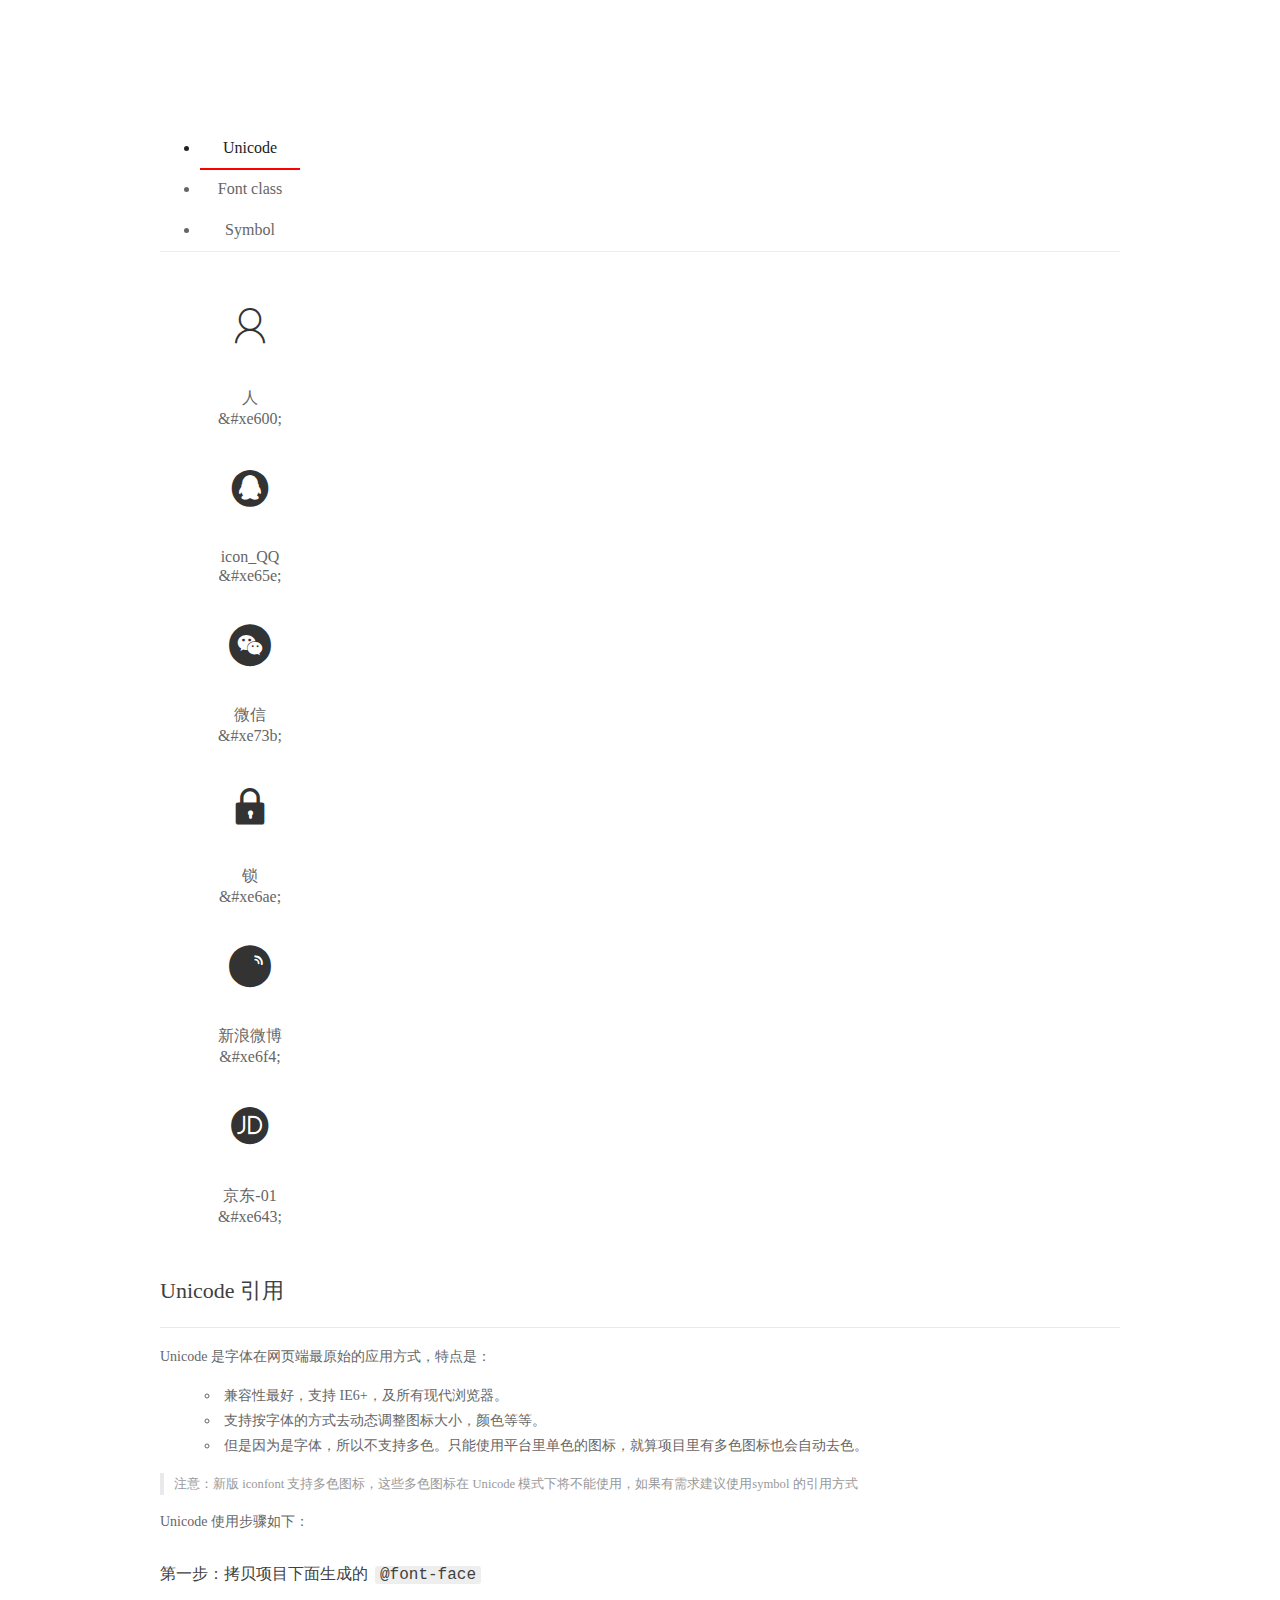
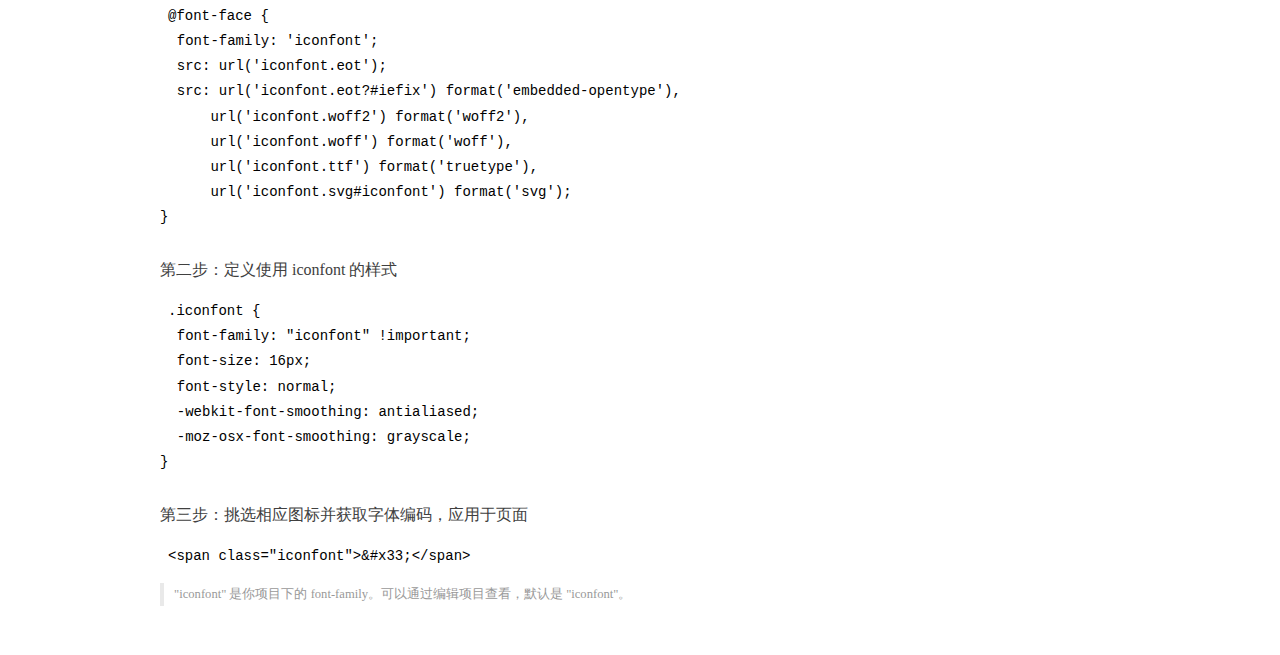
<file: src/fonts/font_yjm0698bb5q/demo_index.html>
<!DOCTYPE html>
<html>
<head>
  <meta charset="utf-8"/>
  <title>IconFont Demo</title>
  <link rel="shortcut icon" href="https://gtms04.alicdn.com/tps/i4/TB1_oz6GVXXXXaFXpXXJDFnIXXX-64-64.ico" type="image/x-icon"/>
  <link rel="stylesheet" href="https://g.alicdn.com/thx/cube/1.3.2/cube.min.css">
  <link rel="stylesheet" href="demo.css">
  <link rel="stylesheet" href="iconfont.css">
  <script src="iconfont.js"></script>
  <!-- jQuery -->
  <script src="https://a1.alicdn.com/oss/uploads/2018/12/26/7bfddb60-08e8-11e9-9b04-53e73bb6408b.js"></script>
  <!-- 代码高亮 -->
  <script src="https://a1.alicdn.com/oss/uploads/2018/12/26/a3f714d0-08e6-11e9-8a15-ebf944d7534c.js"></script>
</head>
<body>
  <div class="main">
    <h1 class="logo"><a href="https://www.iconfont.cn/" title="iconfont 首页" target="_blank">&#xe86b;</a></h1>
    <div class="nav-tabs">
      <ul id="tabs" class="dib-box">
        <li class="dib active"><span>Unicode</span></li>
        <li class="dib"><span>Font class</span></li>
        <li class="dib"><span>Symbol</span></li>
      </ul>
      
    </div>
    <div class="tab-container">
      <div class="content unicode" style="display: block;">
          <ul class="icon_lists dib-box">
          
            <li class="dib">
              <span class="icon iconfont">&#xe600;</span>
                <div class="name">人</div>
                <div class="code-name">&amp;#xe600;</div>
              </li>
          
            <li class="dib">
              <span class="icon iconfont">&#xe65e;</span>
                <div class="name">icon_QQ</div>
                <div class="code-name">&amp;#xe65e;</div>
              </li>
          
            <li class="dib">
              <span class="icon iconfont">&#xe73b;</span>
                <div class="name">微信</div>
                <div class="code-name">&amp;#xe73b;</div>
              </li>
          
            <li class="dib">
              <span class="icon iconfont">&#xe6ae;</span>
                <div class="name">锁</div>
                <div class="code-name">&amp;#xe6ae;</div>
              </li>
          
            <li class="dib">
              <span class="icon iconfont">&#xe6f4;</span>
                <div class="name">新浪微博</div>
                <div class="code-name">&amp;#xe6f4;</div>
              </li>
          
            <li class="dib">
              <span class="icon iconfont">&#xe643;</span>
                <div class="name">京东-01</div>
                <div class="code-name">&amp;#xe643;</div>
              </li>
          
          </ul>
          <div class="article markdown">
          <h2 id="unicode-">Unicode 引用</h2>
          <hr>

          <p>Unicode 是字体在网页端最原始的应用方式，特点是：</p>
          <ul>
            <li>兼容性最好，支持 IE6+，及所有现代浏览器。</li>
            <li>支持按字体的方式去动态调整图标大小，颜色等等。</li>
            <li>但是因为是字体，所以不支持多色。只能使用平台里单色的图标，就算项目里有多色图标也会自动去色。</li>
          </ul>
          <blockquote>
            <p>注意：新版 iconfont 支持多色图标，这些多色图标在 Unicode 模式下将不能使用，如果有需求建议使用symbol 的引用方式</p>
          </blockquote>
          <p>Unicode 使用步骤如下：</p>
          <h3 id="-font-face">第一步：拷贝项目下面生成的 <code>@font-face</code></h3>
<pre><code class="language-css"
>@font-face {
  font-family: 'iconfont';
  src: url('iconfont.eot');
  src: url('iconfont.eot?#iefix') format('embedded-opentype'),
      url('iconfont.woff2') format('woff2'),
      url('iconfont.woff') format('woff'),
      url('iconfont.ttf') format('truetype'),
      url('iconfont.svg#iconfont') format('svg');
}
</code></pre>
          <h3 id="-iconfont-">第二步：定义使用 iconfont 的样式</h3>
<pre><code class="language-css"
>.iconfont {
  font-family: "iconfont" !important;
  font-size: 16px;
  font-style: normal;
  -webkit-font-smoothing: antialiased;
  -moz-osx-font-smoothing: grayscale;
}
</code></pre>
          <h3 id="-">第三步：挑选相应图标并获取字体编码，应用于页面</h3>
<pre>
<code class="language-html"
>&lt;span class="iconfont"&gt;&amp;#x33;&lt;/span&gt;
</code></pre>
          <blockquote>
            <p>"iconfont" 是你项目下的 font-family。可以通过编辑项目查看，默认是 "iconfont"。</p>
          </blockquote>
          </div>
      </div>
      <div class="content font-class">
        <ul class="icon_lists dib-box">
          
          <li class="dib">
            <span class="icon iconfont icon-ren-copy"></span>
            <div class="name">
              人
            </div>
            <div class="code-name">.icon-ren-copy
            </div>
          </li>
          
          <li class="dib">
            <span class="icon iconfont icon-QQ"></span>
            <div class="name">
              icon_QQ
            </div>
            <div class="code-name">.icon-QQ
            </div>
          </li>
          
          <li class="dib">
            <span class="icon iconfont icon-weixin"></span>
            <div class="name">
              微信
            </div>
            <div class="code-name">.icon-weixin
            </div>
          </li>
          
          <li class="dib">
            <span class="icon iconfont icon-suo"></span>
            <div class="name">
              锁
            </div>
            <div class="code-name">.icon-suo
            </div>
          </li>
          
          <li class="dib">
            <span class="icon iconfont icon-xinlangweibo"></span>
            <div class="name">
              新浪微博
            </div>
            <div class="code-name">.icon-xinlangweibo
            </div>
          </li>
          
          <li class="dib">
            <span class="icon iconfont icon-jingdong-"></span>
            <div class="name">
              京东-01
            </div>
            <div class="code-name">.icon-jingdong-
            </div>
          </li>
          
        </ul>
        <div class="article markdown">
        <h2 id="font-class-">font-class 引用</h2>
        <hr>

        <p>font-class 是 Unicode 使用方式的一种变种，主要是解决 Unicode 书写不直观，语意不明确的问题。</p>
        <p>与 Unicode 使用方式相比，具有如下特点：</p>
        <ul>
          <li>兼容性良好，支持 IE8+，及所有现代浏览器。</li>
          <li>相比于 Unicode 语意明确，书写更直观。可以很容易分辨这个 icon 是什么。</li>
          <li>因为使用 class 来定义图标，所以当要替换图标时，只需要修改 class 里面的 Unicode 引用。</li>
          <li>不过因为本质上还是使用的字体，所以多色图标还是不支持的。</li>
        </ul>
        <p>使用步骤如下：</p>
        <h3 id="-fontclass-">第一步：引入项目下面生成的 fontclass 代码：</h3>
<pre><code class="language-html">&lt;link rel="stylesheet" href="./iconfont.css"&gt;
</code></pre>
        <h3 id="-">第二步：挑选相应图标并获取类名，应用于页面：</h3>
<pre><code class="language-html">&lt;span class="iconfont icon-xxx"&gt;&lt;/span&gt;
</code></pre>
        <blockquote>
          <p>"
            iconfont" 是你项目下的 font-family。可以通过编辑项目查看，默认是 "iconfont"。</p>
        </blockquote>
      </div>
      </div>
      <div class="content symbol">
          <ul class="icon_lists dib-box">
          
            <li class="dib">
                <svg class="icon svg-icon" aria-hidden="true">
                  <use xlink:href="#icon-ren-copy"></use>
                </svg>
                <div class="name">人</div>
                <div class="code-name">#icon-ren-copy</div>
            </li>
          
            <li class="dib">
                <svg class="icon svg-icon" aria-hidden="true">
                  <use xlink:href="#icon-QQ"></use>
                </svg>
                <div class="name">icon_QQ</div>
                <div class="code-name">#icon-QQ</div>
            </li>
          
            <li class="dib">
                <svg class="icon svg-icon" aria-hidden="true">
                  <use xlink:href="#icon-weixin"></use>
                </svg>
                <div class="name">微信</div>
                <div class="code-name">#icon-weixin</div>
            </li>
          
            <li class="dib">
                <svg class="icon svg-icon" aria-hidden="true">
                  <use xlink:href="#icon-suo"></use>
                </svg>
                <div class="name">锁</div>
                <div class="code-name">#icon-suo</div>
            </li>
          
            <li class="dib">
                <svg class="icon svg-icon" aria-hidden="true">
                  <use xlink:href="#icon-xinlangweibo"></use>
                </svg>
                <div class="name">新浪微博</div>
                <div class="code-name">#icon-xinlangweibo</div>
            </li>
          
            <li class="dib">
                <svg class="icon svg-icon" aria-hidden="true">
                  <use xlink:href="#icon-jingdong-"></use>
                </svg>
                <div class="name">京东-01</div>
                <div class="code-name">#icon-jingdong-</div>
            </li>
          
          </ul>
          <div class="article markdown">
          <h2 id="symbol-">Symbol 引用</h2>
          <hr>

          <p>这是一种全新的使用方式，应该说这才是未来的主流，也是平台目前推荐的用法。相关介绍可以参考这篇<a href="">文章</a>
            这种用法其实是做了一个 SVG 的集合，与另外两种相比具有如下特点：</p>
          <ul>
            <li>支持多色图标了，不再受单色限制。</li>
            <li>通过一些技巧，支持像字体那样，通过 <code>font-size</code>, <code>color</code> 来调整样式。</li>
            <li>兼容性较差，支持 IE9+，及现代浏览器。</li>
            <li>浏览器渲染 SVG 的性能一般，还不如 png。</li>
          </ul>
          <p>使用步骤如下：</p>
          <h3 id="-symbol-">第一步：引入项目下面生成的 symbol 代码：</h3>
<pre><code class="language-html">&lt;script src="./iconfont.js"&gt;&lt;/script&gt;
</code></pre>
          <h3 id="-css-">第二步：加入通用 CSS 代码（引入一次就行）：</h3>
<pre><code class="language-html">&lt;style&gt;
.icon {
  width: 1em;
  height: 1em;
  vertical-align: -0.15em;
  fill: currentColor;
  overflow: hidden;
}
&lt;/style&gt;
</code></pre>
          <h3 id="-">第三步：挑选相应图标并获取类名，应用于页面：</h3>
<pre><code class="language-html">&lt;svg class="icon" aria-hidden="true"&gt;
  &lt;use xlink:href="#icon-xxx"&gt;&lt;/use&gt;
&lt;/svg&gt;
</code></pre>
          </div>
      </div>

    </div>
  </div>
  <script>
  $(document).ready(function () {
      $('.tab-container .content:first').show()

      $('#tabs li').click(function (e) {
        var tabContent = $('.tab-container .content')
        var index = $(this).index()

        if ($(this).hasClass('active')) {
          return
        } else {
          $('#tabs li').removeClass('active')
          $(this).addClass('active')

          tabContent.hide().eq(index).fadeIn()
        }
      })
    })
  </script>
</body>
</html>
</file>
<file: src/css/registor.css>
@charset "UTF-8";
.regist_header {
  padding: 16px;
  background: #FFF;
  border: 1px solid #e1e1e1;
}
.regist_header .wrap {
  width: 1200px;
  margin: 0 auto;
}
.regist_header .logo {
  display: block;
  float: left;
  width: 54px;
  height: 48px;
}

.regist_header_right {
  float: right;
  line-height: 18px;
  font-family: "SimSun";
  color: #999;
}
.regist_header_right .help_wrap {
  position: relative;
  z-index: 1010;
  float: right;
  padding: 0 6px;
  margin-left: 25px;
  background: #FFF;
}
.regist_header_right .help_wrap .hd_menu {
  padding-right: 18px;
  background: url(https://passport.yhd.com/front-passport/passport/images/regist.png?e1b091c) no-repeat right -30px;
  color: #333;
}
.regist_header_right .help_wrap .hd_menu .help_ico {
  width: 16px;
  height: 18px;
  display: inline-block;
  background: url(https://passport.yhd.com/front-passport/passport/images/regist.png?e1b091c) no-repeat -344px 0;
  vertical-align: bottom;
}
.regist_header_right .help_wrap .hd_menu_list {
  display: none;
  position: absolute;
  top: -5px;
  right: 0;
  width: 98px;
  padding-top: 26px;
  border: 1px solid #ccc;
}
.regist_header_right .help_wrap .hd_menu_list li {
  background: #fff;
  border-top: 1px dotted #ccc;
  padding-left: 24px;
  height: 24px;
  line-height: 24px;
}
.regist_header_right .help_wrap:hover .hd_menu_list {
  display: block;
}
.regist_header_right .help_wrap a:hover {
  color: #e60012;
}
.regist_header_right .help_wrap a.hd_menu:hover {
  color: #e60012;
}
.regist_header_right .fr {
  float: right;
}
.regist_header_right .fr .blue_link {
  color: #06c;
}
.regist_header_right .fr .blue_link:hover {
  color: #f60;
}

#simplefooter {
  width: 980px;
  margin: 20px auto 0;
  text-align: center;
}
#simplefooter a {
  margin: 0 8px;
  color: #333;
}
#simplefooter p {
  margin-top: 10px;
  color: #333;
}

body {
  background: #f9f9f9;
}

#registor {
  padding: 0 34px 30px;
  position: relative;
  margin: 0 auto;
  color: #333;
}
#registor .registor-bg {
  position: absolute;
  top: 27px;
  left: 50%;
  z-index: -1;
  width: 1200px;
  height: 500px;
  margin-left: -600px;
}
#registor .bg-1 {
  opacity: .2;
  background: url(https://passport.yhd.com/front-passport/passport/images/r_icon1.png?e1b091c);
}
#registor .bg-2 {
  opacity: .2;
  background: url(https://passport.yhd.com/front-passport/passport/images/r_icon2.png?e1b091c);
}
#registor .bg-3 {
  opacity: .2;
  background: url(https://passport.yhd.com/front-passport/passport/images/r_icon3.png?e1b091c);
}
#registor .bg-4 {
  opacity: .2;
  background: url(https://passport.yhd.com/front-passport/passport/images/r_icon4.png?e1b091c);
}
#registor .bg-5 {
  opacity: .2;
  background: url(https://passport.yhd.com/front-passport/passport/images/r_icon5.png?e1b091c);
}
#registor .title {
  text-align: center;
  font-weight: bold;
  font-size: 24px;
  line-height: 50px;
  color: #333;
}
#registor .registor-flow {
  width: 332px;
  padding: 30px 0;
  line-height: 20px;
  margin: 0 auto;
}
#registor .registor-flow div {
  margin-bottom: 20px;
}
#registor .registor-flow p {
  padding-bottom: 5px;
  color: #666666;
}
#registor .registor-flow input {
  height: 40px;
  padding-left: 14px;
  line-height: 40px;
  display: inline-block;
  vertical-align: middle;
  border: 1px solid #e8e8e8;
  width: 318px;
  color: #555;
  font-size: 14px;
  font-family: "微软雅黑";
}
#registor .registor-flow .submit {
  margin-bottom: 14px;
}
#registor .registor-flow .submit #btn {
  background-color: #ff3c3c;
  margin-top: 15px;
  border: 1px solid rgba(186, 186, 186, 0.3);
  color: #fff;
  width: 330px;
  height: 42px;
  margin: 0 auto;
  line-height: 42px;
  text-align: center;
  display: block;
  font-size: 14px;
  font-family: "微软雅黑";
}
#registor .main-bottom {
  height: 35px;
  font-size: 12px;
  line-height: 35px;
  color: #666;
  text-indent: 1em;
}
#registor .main-bottom a {
  color: #06c;
}

label.error {
  color: red;
}

/*# sourceMappingURL=registor.css.map */
</file>
<file: src/fonts/font_nkhee3xl2ko/demo.css>
/* Logo 字体 */
@font-face {
  font-family: "iconfont logo";
  src: url('https://at.alicdn.com/t/font_985780_km7mi63cihi.eot?t=1545807318834');
  src: url('https://at.alicdn.com/t/font_985780_km7mi63cihi.eot?t=1545807318834#iefix') format('embedded-opentype'),
    url('https://at.alicdn.com/t/font_985780_km7mi63cihi.woff?t=1545807318834') format('woff'),
    url('https://at.alicdn.com/t/font_985780_km7mi63cihi.ttf?t=1545807318834') format('truetype'),
    url('https://at.alicdn.com/t/font_985780_km7mi63cihi.svg?t=1545807318834#iconfont') format('svg');
}

.logo {
  font-family: "iconfont logo";
  font-size: 160px;
  font-style: normal;
  -webkit-font-smoothing: antialiased;
  -moz-osx-font-smoothing: grayscale;
}

/* tabs */
.nav-tabs {
  position: relative;
}

.nav-tabs .nav-more {
  position: absolute;
  right: 0;
  bottom: 0;
  height: 42px;
  line-height: 42px;
  color: #666;
}

#tabs {
  border-bottom: 1px solid #eee;
}

#tabs li {
  cursor: pointer;
  width: 100px;
  height: 40px;
  line-height: 40px;
  text-align: center;
  font-size: 16px;
  border-bottom: 2px solid transparent;
  position: relative;
  z-index: 1;
  margin-bottom: -1px;
  color: #666;
}


#tabs .active {
  border-bottom-color: #f00;
  color: #222;
}

.tab-container .content {
  display: none;
}

/* 页面布局 */
.main {
  padding: 30px 100px;
  width: 960px;
  margin: 0 auto;
}

.main .logo {
  color: #333;
  text-align: left;
  margin-bottom: 30px;
  line-height: 1;
  height: 110px;
  margin-top: -50px;
  overflow: hidden;
  *zoom: 1;
}

.main .logo a {
  font-size: 160px;
  color: #333;
}

.helps {
  margin-top: 40px;
}

.helps pre {
  padding: 20px;
  margin: 10px 0;
  border: solid 1px #e7e1cd;
  background-color: #fffdef;
  overflow: auto;
}

.icon_lists {
  width: 100% !important;
  overflow: hidden;
  *zoom: 1;
}

.icon_lists li {
  width: 100px;
  margin-bottom: 10px;
  margin-right: 20px;
  text-align: center;
  list-style: none !important;
  cursor: default;
}

.icon_lists li .code-name {
  line-height: 1.2;
}

.icon_lists .icon {
  display: block;
  height: 100px;
  line-height: 100px;
  font-size: 42px;
  margin: 10px auto;
  color: #333;
  -webkit-transition: font-size 0.25s linear, width 0.25s linear;
  -moz-transition: font-size 0.25s linear, width 0.25s linear;
  transition: font-size 0.25s linear, width 0.25s linear;
}

.icon_lists .icon:hover {
  font-size: 100px;
}

.icon_lists .svg-icon {
  /* 通过设置 font-size 来改变图标大小 */
  width: 1em;
  /* 图标和文字相邻时，垂直对齐 */
  vertical-align: -0.15em;
  /* 通过设置 color 来改变 SVG 的颜色/fill */
  fill: currentColor;
  /* path 和 stroke 溢出 viewBox 部分在 IE 下会显示
      normalize.css 中也包含这行 */
  overflow: hidden;
}

.icon_lists li .name,
.icon_lists li .code-name {
  color: #666;
}

/* markdown 样式 */
.markdown {
  color: #666;
  font-size: 14px;
  line-height: 1.8;
}

.highlight {
  line-height: 1.5;
}

.markdown img {
  vertical-align: middle;
  max-width: 100%;
}

.markdown h1 {
  color: #404040;
  font-weight: 500;
  line-height: 40px;
  margin-bottom: 24px;
}

.markdown h2,
.markdown h3,
.markdown h4,
.markdown h5,
.markdown h6 {
  color: #404040;
  margin: 1.6em 0 0.6em 0;
  font-weight: 500;
  clear: both;
}

.markdown h1 {
  font-size: 28px;
}

.markdown h2 {
  font-size: 22px;
}

.markdown h3 {
  font-size: 16px;
}

.markdown h4 {
  font-size: 14px;
}

.markdown h5 {
  font-size: 12px;
}

.markdown h6 {
  font-size: 12px;
}

.markdown hr {
  height: 1px;
  border: 0;
  background: #e9e9e9;
  margin: 16px 0;
  clear: both;
}

.markdown p {
  margin: 1em 0;
}

.markdown>p,
.markdown>blockquote,
.markdown>.highlight,
.markdown>ol,
.markdown>ul {
  width: 80%;
}

.markdown ul>li {
  list-style: circle;
}

.markdown>ul li,
.markdown blockquote ul>li {
  margin-left: 20px;
  padding-left: 4px;
}

.markdown>ul li p,
.markdown>ol li p {
  margin: 0.6em 0;
}

.markdown ol>li {
  list-style: decimal;
}

.markdown>ol li,
.markdown blockquote ol>li {
  margin-left: 20px;
  padding-left: 4px;
}

.markdown code {
  margin: 0 3px;
  padding: 0 5px;
  background: #eee;
  border-radius: 3px;
}

.markdown strong,
.markdown b {
  font-weight: 600;
}

.markdown>table {
  border-collapse: collapse;
  border-spacing: 0px;
  empty-cells: show;
  border: 1px solid #e9e9e9;
  width: 95%;
  margin-bottom: 24px;
}

.markdown>table th {
  white-space: nowrap;
  color: #333;
  font-weight: 600;
}

.markdown>table th,
.markdown>table td {
  border: 1px solid #e9e9e9;
  padding: 8px 16px;
  text-align: left;
}

.markdown>table th {
  background: #F7F7F7;
}

.markdown blockquote {
  font-size: 90%;
  color: #999;
  border-left: 4px solid #e9e9e9;
  padding-left: 0.8em;
  margin: 1em 0;
}

.markdown blockquote p {
  margin: 0;
}

.markdown .anchor {
  opacity: 0;
  transition: opacity 0.3s ease;
  margin-left: 8px;
}

.markdown .waiting {
  color: #ccc;
}

.markdown h1:hover .anchor,
.markdown h2:hover .anchor,
.markdown h3:hover .anchor,
.markdown h4:hover .anchor,
.markdown h5:hover .anchor,
.markdown h6:hover .anchor {
  opacity: 1;
  display: inline-block;
}

.markdown>br,
.markdown>p>br {
  clear: both;
}


.hljs {
  display: block;
  background: white;
  padding: 0.5em;
  color: #333333;
  overflow-x: auto;
}

.hljs-comment,
.hljs-meta {
  color: #969896;
}

.hljs-string,
.hljs-variable,
.hljs-template-variable,
.hljs-strong,
.hljs-emphasis,
.hljs-quote {
  color: #df5000;
}

.hljs-keyword,
.hljs-selector-tag,
.hljs-type {
  color: #a71d5d;
}

.hljs-literal,
.hljs-symbol,
.hljs-bullet,
.hljs-attribute {
  color: #0086b3;
}

.hljs-section,
.hljs-name {
  color: #63a35c;
}

.hljs-tag {
  color: #333333;
}

.hljs-title,
.hljs-attr,
.hljs-selector-id,
.hljs-selector-class,
.hljs-selector-attr,
.hljs-selector-pseudo {
  color: #795da3;
}

.hljs-addition {
  color: #55a532;
  background-color: #eaffea;
}

.hljs-deletion {
  color: #bd2c00;
  background-color: #ffecec;
}

.hljs-link {
  text-decoration: underline;
}

/* 代码高亮 */
/* PrismJS 1.15.0
https://prismjs.com/download.html#themes=prism&languages=markup+css+clike+javascript */
/**
 * prism.js default theme for JavaScript, CSS and HTML
 * Based on dabblet (http://dabblet.com)
 * @author Lea Verou
 */
code[class*="language-"],
pre[class*="language-"] {
  color: black;
  background: none;
  text-shadow: 0 1px white;
  font-family: Consolas, Monaco, 'Andale Mono', 'Ubuntu Mono', monospace;
  text-align: left;
  white-space: pre;
  word-spacing: normal;
  word-break: normal;
  word-wrap: normal;
  line-height: 1.5;

  -moz-tab-size: 4;
  -o-tab-size: 4;
  tab-size: 4;

  -webkit-hyphens: none;
  -moz-hyphens: none;
  -ms-hyphens: none;
  hyphens: none;
}

pre[class*="language-"]::-moz-selection,
pre[class*="language-"] ::-moz-selection,
code[class*="language-"]::-moz-selection,
code[class*="language-"] ::-moz-selection {
  text-shadow: none;
  background: #b3d4fc;
}

pre[class*="language-"]::selection,
pre[class*="language-"] ::selection,
code[class*="language-"]::selection,
code[class*="language-"] ::selection {
  text-shadow: none;
  background: #b3d4fc;
}

@media print {

  code[class*="language-"],
  pre[class*="language-"] {
    text-shadow: none;
  }
}

/* Code blocks */
pre[class*="language-"] {
  padding: 1em;
  margin: .5em 0;
  overflow: auto;
}

:not(pre)>code[class*="language-"],
pre[class*="language-"] {
  background: #f5f2f0;
}

/* Inline code */
:not(pre)>code[class*="language-"] {
  padding: .1em;
  border-radius: .3em;
  white-space: normal;
}

.token.comment,
.token.prolog,
.token.doctype,
.token.cdata {
  color: slategray;
}

.token.punctuation {
  color: #999;
}

.namespace {
  opacity: .7;
}

.token.property,
.token.tag,
.token.boolean,
.token.number,
.token.constant,
.token.symbol,
.token.deleted {
  color: #905;
}

.token.selector,
.token.attr-name,
.token.string,
.token.char,
.token.builtin,
.token.inserted {
  color: #690;
}

.token.operator,
.token.entity,
.token.url,
.language-css .token.string,
.style .token.string {
  color: #9a6e3a;
  background: hsla(0, 0%, 100%, .5);
}

.token.atrule,
.token.attr-value,
.token.keyword {
  color: #07a;
}

.token.function,
.token.class-name {
  color: #DD4A68;
}

.token.regex,
.token.important,
.token.variable {
  color: #e90;
}

.token.important,
.token.bold {
  font-weight: bold;
}

.token.italic {
  font-style: italic;
}

.token.entity {
  cursor: help;
}
</file>
<file: src/fonts/font_nkhee3xl2ko/iconfont.css>
@font-face {font-family: "iconfont";
  src: url('iconfont.eot?t=1558151965142'); /* IE9 */
  src: url('iconfont.eot?t=1558151965142#iefix') format('embedded-opentype'), /* IE6-IE8 */
  url('[data-uri]') format('woff2'),
  url('iconfont.woff?t=1558151965142') format('woff'),
  url('iconfont.ttf?t=1558151965142') format('truetype'), /* chrome, firefox, opera, Safari, Android, iOS 4.2+ */
  url('iconfont.svg?t=1558151965142#iconfont') format('svg'); /* iOS 4.1- */
}

.iconfont {
  font-family: "iconfont" !important;
  font-size: 16px;
  font-style: normal;
  -webkit-font-smoothing: antialiased;
  -moz-osx-font-smoothing: grayscale;
}

.icon-guanzhu:before {
  content: "\e61d";
}

.icon-shangxiazuoyou-:before {
  content: "\e66d";
}

.icon-shangxiazuoyou-1:before {
  content: "\e66e";
}

.icon-shangxiazuoyou-2:before {
  content: "\e66f";
}

.icon-like-outline:before {
  content: "\e501";
}

.icon-shangxiazuoyou-3:before {
  content: "\e611";
}

.icon-guanzhu1:before {
  content: "\e654";
}
</file>
<file: src/fonts/font_ojuivzbrtj/demo.css>
/* Logo 字体 */
@font-face {
  font-family: "iconfont logo";
  src: url('https://at.alicdn.com/t/font_985780_km7mi63cihi.eot?t=1545807318834');
  src: url('https://at.alicdn.com/t/font_985780_km7mi63cihi.eot?t=1545807318834#iefix') format('embedded-opentype'),
    url('https://at.alicdn.com/t/font_985780_km7mi63cihi.woff?t=1545807318834') format('woff'),
    url('https://at.alicdn.com/t/font_985780_km7mi63cihi.ttf?t=1545807318834') format('truetype'),
    url('https://at.alicdn.com/t/font_985780_km7mi63cihi.svg?t=1545807318834#iconfont') format('svg');
}

.logo {
  font-family: "iconfont logo";
  font-size: 160px;
  font-style: normal;
  -webkit-font-smoothing: antialiased;
  -moz-osx-font-smoothing: grayscale;
}

/* tabs */
.nav-tabs {
  position: relative;
}

.nav-tabs .nav-more {
  position: absolute;
  right: 0;
  bottom: 0;
  height: 42px;
  line-height: 42px;
  color: #666;
}

#tabs {
  border-bottom: 1px solid #eee;
}

#tabs li {
  cursor: pointer;
  width: 100px;
  height: 40px;
  line-height: 40px;
  text-align: center;
  font-size: 16px;
  border-bottom: 2px solid transparent;
  position: relative;
  z-index: 1;
  margin-bottom: -1px;
  color: #666;
}


#tabs .active {
  border-bottom-color: #f00;
  color: #222;
}

.tab-container .content {
  display: none;
}

/* 页面布局 */
.main {
  padding: 30px 100px;
  width: 960px;
  margin: 0 auto;
}

.main .logo {
  color: #333;
  text-align: left;
  margin-bottom: 30px;
  line-height: 1;
  height: 110px;
  margin-top: -50px;
  overflow: hidden;
  *zoom: 1;
}

.main .logo a {
  font-size: 160px;
  color: #333;
}

.helps {
  margin-top: 40px;
}

.helps pre {
  padding: 20px;
  margin: 10px 0;
  border: solid 1px #e7e1cd;
  background-color: #fffdef;
  overflow: auto;
}

.icon_lists {
  width: 100% !important;
  overflow: hidden;
  *zoom: 1;
}

.icon_lists li {
  width: 100px;
  margin-bottom: 10px;
  margin-right: 20px;
  text-align: center;
  list-style: none !important;
  cursor: default;
}

.icon_lists li .code-name {
  line-height: 1.2;
}

.icon_lists .icon {
  display: block;
  height: 100px;
  line-height: 100px;
  font-size: 42px;
  margin: 10px auto;
  color: #333;
  -webkit-transition: font-size 0.25s linear, width 0.25s linear;
  -moz-transition: font-size 0.25s linear, width 0.25s linear;
  transition: font-size 0.25s linear, width 0.25s linear;
}

.icon_lists .icon:hover {
  font-size: 100px;
}

.icon_lists .svg-icon {
  /* 通过设置 font-size 来改变图标大小 */
  width: 1em;
  /* 图标和文字相邻时，垂直对齐 */
  vertical-align: -0.15em;
  /* 通过设置 color 来改变 SVG 的颜色/fill */
  fill: currentColor;
  /* path 和 stroke 溢出 viewBox 部分在 IE 下会显示
      normalize.css 中也包含这行 */
  overflow: hidden;
}

.icon_lists li .name,
.icon_lists li .code-name {
  color: #666;
}

/* markdown 样式 */
.markdown {
  color: #666;
  font-size: 14px;
  line-height: 1.8;
}

.highlight {
  line-height: 1.5;
}

.markdown img {
  vertical-align: middle;
  max-width: 100%;
}

.markdown h1 {
  color: #404040;
  font-weight: 500;
  line-height: 40px;
  margin-bottom: 24px;
}

.markdown h2,
.markdown h3,
.markdown h4,
.markdown h5,
.markdown h6 {
  color: #404040;
  margin: 1.6em 0 0.6em 0;
  font-weight: 500;
  clear: both;
}

.markdown h1 {
  font-size: 28px;
}

.markdown h2 {
  font-size: 22px;
}

.markdown h3 {
  font-size: 16px;
}

.markdown h4 {
  font-size: 14px;
}

.markdown h5 {
  font-size: 12px;
}

.markdown h6 {
  font-size: 12px;
}

.markdown hr {
  height: 1px;
  border: 0;
  background: #e9e9e9;
  margin: 16px 0;
  clear: both;
}

.markdown p {
  margin: 1em 0;
}

.markdown>p,
.markdown>blockquote,
.markdown>.highlight,
.markdown>ol,
.markdown>ul {
  width: 80%;
}

.markdown ul>li {
  list-style: circle;
}

.markdown>ul li,
.markdown blockquote ul>li {
  margin-left: 20px;
  padding-left: 4px;
}

.markdown>ul li p,
.markdown>ol li p {
  margin: 0.6em 0;
}

.markdown ol>li {
  list-style: decimal;
}

.markdown>ol li,
.markdown blockquote ol>li {
  margin-left: 20px;
  padding-left: 4px;
}

.markdown code {
  margin: 0 3px;
  padding: 0 5px;
  background: #eee;
  border-radius: 3px;
}

.markdown strong,
.markdown b {
  font-weight: 600;
}

.markdown>table {
  border-collapse: collapse;
  border-spacing: 0px;
  empty-cells: show;
  border: 1px solid #e9e9e9;
  width: 95%;
  margin-bottom: 24px;
}

.markdown>table th {
  white-space: nowrap;
  color: #333;
  font-weight: 600;
}

.markdown>table th,
.markdown>table td {
  border: 1px solid #e9e9e9;
  padding: 8px 16px;
  text-align: left;
}

.markdown>table th {
  background: #F7F7F7;
}

.markdown blockquote {
  font-size: 90%;
  color: #999;
  border-left: 4px solid #e9e9e9;
  padding-left: 0.8em;
  margin: 1em 0;
}

.markdown blockquote p {
  margin: 0;
}

.markdown .anchor {
  opacity: 0;
  transition: opacity 0.3s ease;
  margin-left: 8px;
}

.markdown .waiting {
  color: #ccc;
}

.markdown h1:hover .anchor,
.markdown h2:hover .anchor,
.markdown h3:hover .anchor,
.markdown h4:hover .anchor,
.markdown h5:hover .anchor,
.markdown h6:hover .anchor {
  opacity: 1;
  display: inline-block;
}

.markdown>br,
.markdown>p>br {
  clear: both;
}


.hljs {
  display: block;
  background: white;
  padding: 0.5em;
  color: #333333;
  overflow-x: auto;
}

.hljs-comment,
.hljs-meta {
  color: #969896;
}

.hljs-string,
.hljs-variable,
.hljs-template-variable,
.hljs-strong,
.hljs-emphasis,
.hljs-quote {
  color: #df5000;
}

.hljs-keyword,
.hljs-selector-tag,
.hljs-type {
  color: #a71d5d;
}

.hljs-literal,
.hljs-symbol,
.hljs-bullet,
.hljs-attribute {
  color: #0086b3;
}

.hljs-section,
.hljs-name {
  color: #63a35c;
}

.hljs-tag {
  color: #333333;
}

.hljs-title,
.hljs-attr,
.hljs-selector-id,
.hljs-selector-class,
.hljs-selector-attr,
.hljs-selector-pseudo {
  color: #795da3;
}

.hljs-addition {
  color: #55a532;
  background-color: #eaffea;
}

.hljs-deletion {
  color: #bd2c00;
  background-color: #ffecec;
}

.hljs-link {
  text-decoration: underline;
}

/* 代码高亮 */
/* PrismJS 1.15.0
https://prismjs.com/download.html#themes=prism&languages=markup+css+clike+javascript */
/**
 * prism.js default theme for JavaScript, CSS and HTML
 * Based on dabblet (http://dabblet.com)
 * @author Lea Verou
 */
code[class*="language-"],
pre[class*="language-"] {
  color: black;
  background: none;
  text-shadow: 0 1px white;
  font-family: Consolas, Monaco, 'Andale Mono', 'Ubuntu Mono', monospace;
  text-align: left;
  white-space: pre;
  word-spacing: normal;
  word-break: normal;
  word-wrap: normal;
  line-height: 1.5;

  -moz-tab-size: 4;
  -o-tab-size: 4;
  tab-size: 4;

  -webkit-hyphens: none;
  -moz-hyphens: none;
  -ms-hyphens: none;
  hyphens: none;
}

pre[class*="language-"]::-moz-selection,
pre[class*="language-"] ::-moz-selection,
code[class*="language-"]::-moz-selection,
code[class*="language-"] ::-moz-selection {
  text-shadow: none;
  background: #b3d4fc;
}

pre[class*="language-"]::selection,
pre[class*="language-"] ::selection,
code[class*="language-"]::selection,
code[class*="language-"] ::selection {
  text-shadow: none;
  background: #b3d4fc;
}

@media print {

  code[class*="language-"],
  pre[class*="language-"] {
    text-shadow: none;
  }
}

/* Code blocks */
pre[class*="language-"] {
  padding: 1em;
  margin: .5em 0;
  overflow: auto;
}

:not(pre)>code[class*="language-"],
pre[class*="language-"] {
  background: #f5f2f0;
}

/* Inline code */
:not(pre)>code[class*="language-"] {
  padding: .1em;
  border-radius: .3em;
  white-space: normal;
}

.token.comment,
.token.prolog,
.token.doctype,
.token.cdata {
  color: slategray;
}

.token.punctuation {
  color: #999;
}

.namespace {
  opacity: .7;
}

.token.property,
.token.tag,
.token.boolean,
.token.number,
.token.constant,
.token.symbol,
.token.deleted {
  color: #905;
}

.token.selector,
.token.attr-name,
.token.string,
.token.char,
.token.builtin,
.token.inserted {
  color: #690;
}

.token.operator,
.token.entity,
.token.url,
.language-css .token.string,
.style .token.string {
  color: #9a6e3a;
  background: hsla(0, 0%, 100%, .5);
}

.token.atrule,
.token.attr-value,
.token.keyword {
  color: #07a;
}

.token.function,
.token.class-name {
  color: #DD4A68;
}

.token.regex,
.token.important,
.token.variable {
  color: #e90;
}

.token.important,
.token.bold {
  font-weight: bold;
}

.token.italic {
  font-style: italic;
}

.token.entity {
  cursor: help;
}
</file>
<file: src/fonts/font_ojuivzbrtj/iconfont.css>
@font-face {font-family: "iconfont";
  src: url('iconfont.eot?t=1558706095478'); /* IE9 */
  src: url('iconfont.eot?t=1558706095478#iefix') format('embedded-opentype'), /* IE6-IE8 */
  url('[data-uri]') format('woff2'),
  url('iconfont.woff?t=1558706095478') format('woff'),
  url('iconfont.ttf?t=1558706095478') format('truetype'), /* chrome, firefox, opera, Safari, Android, iOS 4.2+ */
  url('iconfont.svg?t=1558706095478#iconfont') format('svg'); /* iOS 4.1- */
}

.iconfont {
  font-family: "iconfont" !important;
  font-size: 16px;
  font-style: normal;
  -webkit-font-smoothing: antialiased;
  -moz-osx-font-smoothing: grayscale;
}

.icon-zan:before {
  content: "\f00fd";
}

.icon-icon:before {
  content: "\e62f";
}

.icon-magnifier:before {
  content: "\e64d";
}

.icon-shanchu:before {
  content: "\e64a";
}
</file>
<file: src/fonts/font_p66wquz23/demo.css>
/* Logo 字体 */
@font-face {
  font-family: "iconfont logo";
  src: url('https://at.alicdn.com/t/font_985780_km7mi63cihi.eot?t=1545807318834');
  src: url('https://at.alicdn.com/t/font_985780_km7mi63cihi.eot?t=1545807318834#iefix') format('embedded-opentype'),
    url('https://at.alicdn.com/t/font_985780_km7mi63cihi.woff?t=1545807318834') format('woff'),
    url('https://at.alicdn.com/t/font_985780_km7mi63cihi.ttf?t=1545807318834') format('truetype'),
    url('https://at.alicdn.com/t/font_985780_km7mi63cihi.svg?t=1545807318834#iconfont') format('svg');
}

.logo {
  font-family: "iconfont logo";
  font-size: 160px;
  font-style: normal;
  -webkit-font-smoothing: antialiased;
  -moz-osx-font-smoothing: grayscale;
}

/* tabs */
.nav-tabs {
  position: relative;
}

.nav-tabs .nav-more {
  position: absolute;
  right: 0;
  bottom: 0;
  height: 42px;
  line-height: 42px;
  color: #666;
}

#tabs {
  border-bottom: 1px solid #eee;
}

#tabs li {
  cursor: pointer;
  width: 100px;
  height: 40px;
  line-height: 40px;
  text-align: center;
  font-size: 16px;
  border-bottom: 2px solid transparent;
  position: relative;
  z-index: 1;
  margin-bottom: -1px;
  color: #666;
}


#tabs .active {
  border-bottom-color: #f00;
  color: #222;
}

.tab-container .content {
  display: none;
}

/* 页面布局 */
.main {
  padding: 30px 100px;
  width: 960px;
  margin: 0 auto;
}

.main .logo {
  color: #333;
  text-align: left;
  margin-bottom: 30px;
  line-height: 1;
  height: 110px;
  margin-top: -50px;
  overflow: hidden;
  *zoom: 1;
}

.main .logo a {
  font-size: 160px;
  color: #333;
}

.helps {
  margin-top: 40px;
}

.helps pre {
  padding: 20px;
  margin: 10px 0;
  border: solid 1px #e7e1cd;
  background-color: #fffdef;
  overflow: auto;
}

.icon_lists {
  width: 100% !important;
  overflow: hidden;
  *zoom: 1;
}

.icon_lists li {
  width: 100px;
  margin-bottom: 10px;
  margin-right: 20px;
  text-align: center;
  list-style: none !important;
  cursor: default;
}

.icon_lists li .code-name {
  line-height: 1.2;
}

.icon_lists .icon {
  display: block;
  height: 100px;
  line-height: 100px;
  font-size: 42px;
  margin: 10px auto;
  color: #333;
  -webkit-transition: font-size 0.25s linear, width 0.25s linear;
  -moz-transition: font-size 0.25s linear, width 0.25s linear;
  transition: font-size 0.25s linear, width 0.25s linear;
}

.icon_lists .icon:hover {
  font-size: 100px;
}

.icon_lists .svg-icon {
  /* 通过设置 font-size 来改变图标大小 */
  width: 1em;
  /* 图标和文字相邻时，垂直对齐 */
  vertical-align: -0.15em;
  /* 通过设置 color 来改变 SVG 的颜色/fill */
  fill: currentColor;
  /* path 和 stroke 溢出 viewBox 部分在 IE 下会显示
      normalize.css 中也包含这行 */
  overflow: hidden;
}

.icon_lists li .name,
.icon_lists li .code-name {
  color: #666;
}

/* markdown 样式 */
.markdown {
  color: #666;
  font-size: 14px;
  line-height: 1.8;
}

.highlight {
  line-height: 1.5;
}

.markdown img {
  vertical-align: middle;
  max-width: 100%;
}

.markdown h1 {
  color: #404040;
  font-weight: 500;
  line-height: 40px;
  margin-bottom: 24px;
}

.markdown h2,
.markdown h3,
.markdown h4,
.markdown h5,
.markdown h6 {
  color: #404040;
  margin: 1.6em 0 0.6em 0;
  font-weight: 500;
  clear: both;
}

.markdown h1 {
  font-size: 28px;
}

.markdown h2 {
  font-size: 22px;
}

.markdown h3 {
  font-size: 16px;
}

.markdown h4 {
  font-size: 14px;
}

.markdown h5 {
  font-size: 12px;
}

.markdown h6 {
  font-size: 12px;
}

.markdown hr {
  height: 1px;
  border: 0;
  background: #e9e9e9;
  margin: 16px 0;
  clear: both;
}

.markdown p {
  margin: 1em 0;
}

.markdown>p,
.markdown>blockquote,
.markdown>.highlight,
.markdown>ol,
.markdown>ul {
  width: 80%;
}

.markdown ul>li {
  list-style: circle;
}

.markdown>ul li,
.markdown blockquote ul>li {
  margin-left: 20px;
  padding-left: 4px;
}

.markdown>ul li p,
.markdown>ol li p {
  margin: 0.6em 0;
}

.markdown ol>li {
  list-style: decimal;
}

.markdown>ol li,
.markdown blockquote ol>li {
  margin-left: 20px;
  padding-left: 4px;
}

.markdown code {
  margin: 0 3px;
  padding: 0 5px;
  background: #eee;
  border-radius: 3px;
}

.markdown strong,
.markdown b {
  font-weight: 600;
}

.markdown>table {
  border-collapse: collapse;
  border-spacing: 0px;
  empty-cells: show;
  border: 1px solid #e9e9e9;
  width: 95%;
  margin-bottom: 24px;
}

.markdown>table th {
  white-space: nowrap;
  color: #333;
  font-weight: 600;
}

.markdown>table th,
.markdown>table td {
  border: 1px solid #e9e9e9;
  padding: 8px 16px;
  text-align: left;
}

.markdown>table th {
  background: #F7F7F7;
}

.markdown blockquote {
  font-size: 90%;
  color: #999;
  border-left: 4px solid #e9e9e9;
  padding-left: 0.8em;
  margin: 1em 0;
}

.markdown blockquote p {
  margin: 0;
}

.markdown .anchor {
  opacity: 0;
  transition: opacity 0.3s ease;
  margin-left: 8px;
}

.markdown .waiting {
  color: #ccc;
}

.markdown h1:hover .anchor,
.markdown h2:hover .anchor,
.markdown h3:hover .anchor,
.markdown h4:hover .anchor,
.markdown h5:hover .anchor,
.markdown h6:hover .anchor {
  opacity: 1;
  display: inline-block;
}

.markdown>br,
.markdown>p>br {
  clear: both;
}


.hljs {
  display: block;
  background: white;
  padding: 0.5em;
  color: #333333;
  overflow-x: auto;
}

.hljs-comment,
.hljs-meta {
  color: #969896;
}

.hljs-string,
.hljs-variable,
.hljs-template-variable,
.hljs-strong,
.hljs-emphasis,
.hljs-quote {
  color: #df5000;
}

.hljs-keyword,
.hljs-selector-tag,
.hljs-type {
  color: #a71d5d;
}

.hljs-literal,
.hljs-symbol,
.hljs-bullet,
.hljs-attribute {
  color: #0086b3;
}

.hljs-section,
.hljs-name {
  color: #63a35c;
}

.hljs-tag {
  color: #333333;
}

.hljs-title,
.hljs-attr,
.hljs-selector-id,
.hljs-selector-class,
.hljs-selector-attr,
.hljs-selector-pseudo {
  color: #795da3;
}

.hljs-addition {
  color: #55a532;
  background-color: #eaffea;
}

.hljs-deletion {
  color: #bd2c00;
  background-color: #ffecec;
}

.hljs-link {
  text-decoration: underline;
}

/* 代码高亮 */
/* PrismJS 1.15.0
https://prismjs.com/download.html#themes=prism&languages=markup+css+clike+javascript */
/**
 * prism.js default theme for JavaScript, CSS and HTML
 * Based on dabblet (http://dabblet.com)
 * @author Lea Verou
 */
code[class*="language-"],
pre[class*="language-"] {
  color: black;
  background: none;
  text-shadow: 0 1px white;
  font-family: Consolas, Monaco, 'Andale Mono', 'Ubuntu Mono', monospace;
  text-align: left;
  white-space: pre;
  word-spacing: normal;
  word-break: normal;
  word-wrap: normal;
  line-height: 1.5;

  -moz-tab-size: 4;
  -o-tab-size: 4;
  tab-size: 4;

  -webkit-hyphens: none;
  -moz-hyphens: none;
  -ms-hyphens: none;
  hyphens: none;
}

pre[class*="language-"]::-moz-selection,
pre[class*="language-"] ::-moz-selection,
code[class*="language-"]::-moz-selection,
code[class*="language-"] ::-moz-selection {
  text-shadow: none;
  background: #b3d4fc;
}

pre[class*="language-"]::selection,
pre[class*="language-"] ::selection,
code[class*="language-"]::selection,
code[class*="language-"] ::selection {
  text-shadow: none;
  background: #b3d4fc;
}

@media print {

  code[class*="language-"],
  pre[class*="language-"] {
    text-shadow: none;
  }
}

/* Code blocks */
pre[class*="language-"] {
  padding: 1em;
  margin: .5em 0;
  overflow: auto;
}

:not(pre)>code[class*="language-"],
pre[class*="language-"] {
  background: #f5f2f0;
}

/* Inline code */
:not(pre)>code[class*="language-"] {
  padding: .1em;
  border-radius: .3em;
  white-space: normal;
}

.token.comment,
.token.prolog,
.token.doctype,
.token.cdata {
  color: slategray;
}

.token.punctuation {
  color: #999;
}

.namespace {
  opacity: .7;
}

.token.property,
.token.tag,
.token.boolean,
.token.number,
.token.constant,
.token.symbol,
.token.deleted {
  color: #905;
}

.token.selector,
.token.attr-name,
.token.string,
.token.char,
.token.builtin,
.token.inserted {
  color: #690;
}

.token.operator,
.token.entity,
.token.url,
.language-css .token.string,
.style .token.string {
  color: #9a6e3a;
  background: hsla(0, 0%, 100%, .5);
}

.token.atrule,
.token.attr-value,
.token.keyword {
  color: #07a;
}

.token.function,
.token.class-name {
  color: #DD4A68;
}

.token.regex,
.token.important,
.token.variable {
  color: #e90;
}

.token.important,
.token.bold {
  font-weight: bold;
}

.token.italic {
  font-style: italic;
}

.token.entity {
  cursor: help;
}
</file>
<file: src/fonts/font_p66wquz23/iconfont.css>
@font-face {font-family: "iconfont";
  src: url('iconfont.eot?t=1557192744908'); /* IE9 */
  src: url('iconfont.eot?t=1557192744908#iefix') format('embedded-opentype'), /* IE6-IE8 */
  url('[data-uri]') format('woff2'),
  url('iconfont.woff?t=1557192744908') format('woff'),
  url('iconfont.ttf?t=1557192744908') format('truetype'), /* chrome, firefox, opera, Safari, Android, iOS 4.2+ */
  url('iconfont.svg?t=1557192744908#iconfont') format('svg'); /* iOS 4.1- */
}

.iconfont {
  font-family: "iconfont" !important;
  font-size: 16px;
  font-style: normal;
  -webkit-font-smoothing: antialiased;
  -moz-osx-font-smoothing: grayscale;
}

.icon-dingdan:before {
  content: "\f0065";
}

.icon-zhiding:before {
  content: "\e693";
}

.icon-gouwuche:before {
  content: "\e69f";
}

.icon-miaobiaodaojishijishiqixianxing:before {
  content: "\ea41";
}

.icon-dizhi:before {
  content: "\e616";
}

.icon-caidan:before {
  content: "\e67a";
}

.icon-xiala:before {
  content: "\e502";
}

.icon-shangla:before {
  content: "\e6d5";
}

.icon-xiala1:before {
  content: "\e653";
}

.icon-xiala2:before {
  content: "\e65e";
}

.icon-sousuo:before {
  content: "\e646";
}

.icon-huiyuan:before {
  content: "\e601";
}
</file>
<file: src/fonts/font_yjm0698bb5q/demo.css>
/* Logo 字体 */
@font-face {
  font-family: "iconfont logo";
  src: url('https://at.alicdn.com/t/font_985780_km7mi63cihi.eot?t=1545807318834');
  src: url('https://at.alicdn.com/t/font_985780_km7mi63cihi.eot?t=1545807318834#iefix') format('embedded-opentype'),
    url('https://at.alicdn.com/t/font_985780_km7mi63cihi.woff?t=1545807318834') format('woff'),
    url('https://at.alicdn.com/t/font_985780_km7mi63cihi.ttf?t=1545807318834') format('truetype'),
    url('https://at.alicdn.com/t/font_985780_km7mi63cihi.svg?t=1545807318834#iconfont') format('svg');
}

.logo {
  font-family: "iconfont logo";
  font-size: 160px;
  font-style: normal;
  -webkit-font-smoothing: antialiased;
  -moz-osx-font-smoothing: grayscale;
}

/* tabs */
.nav-tabs {
  position: relative;
}

.nav-tabs .nav-more {
  position: absolute;
  right: 0;
  bottom: 0;
  height: 42px;
  line-height: 42px;
  color: #666;
}

#tabs {
  border-bottom: 1px solid #eee;
}

#tabs li {
  cursor: pointer;
  width: 100px;
  height: 40px;
  line-height: 40px;
  text-align: center;
  font-size: 16px;
  border-bottom: 2px solid transparent;
  position: relative;
  z-index: 1;
  margin-bottom: -1px;
  color: #666;
}


#tabs .active {
  border-bottom-color: #f00;
  color: #222;
}

.tab-container .content {
  display: none;
}

/* 页面布局 */
.main {
  padding: 30px 100px;
  width: 960px;
  margin: 0 auto;
}

.main .logo {
  color: #333;
  text-align: left;
  margin-bottom: 30px;
  line-height: 1;
  height: 110px;
  margin-top: -50px;
  overflow: hidden;
  *zoom: 1;
}

.main .logo a {
  font-size: 160px;
  color: #333;
}

.helps {
  margin-top: 40px;
}

.helps pre {
  padding: 20px;
  margin: 10px 0;
  border: solid 1px #e7e1cd;
  background-color: #fffdef;
  overflow: auto;
}

.icon_lists {
  width: 100% !important;
  overflow: hidden;
  *zoom: 1;
}

.icon_lists li {
  width: 100px;
  margin-bottom: 10px;
  margin-right: 20px;
  text-align: center;
  list-style: none !important;
  cursor: default;
}

.icon_lists li .code-name {
  line-height: 1.2;
}

.icon_lists .icon {
  display: block;
  height: 100px;
  line-height: 100px;
  font-size: 42px;
  margin: 10px auto;
  color: #333;
  -webkit-transition: font-size 0.25s linear, width 0.25s linear;
  -moz-transition: font-size 0.25s linear, width 0.25s linear;
  transition: font-size 0.25s linear, width 0.25s linear;
}

.icon_lists .icon:hover {
  font-size: 100px;
}

.icon_lists .svg-icon {
  /* 通过设置 font-size 来改变图标大小 */
  width: 1em;
  /* 图标和文字相邻时，垂直对齐 */
  vertical-align: -0.15em;
  /* 通过设置 color 来改变 SVG 的颜色/fill */
  fill: currentColor;
  /* path 和 stroke 溢出 viewBox 部分在 IE 下会显示
      normalize.css 中也包含这行 */
  overflow: hidden;
}

.icon_lists li .name,
.icon_lists li .code-name {
  color: #666;
}

/* markdown 样式 */
.markdown {
  color: #666;
  font-size: 14px;
  line-height: 1.8;
}

.highlight {
  line-height: 1.5;
}

.markdown img {
  vertical-align: middle;
  max-width: 100%;
}

.markdown h1 {
  color: #404040;
  font-weight: 500;
  line-height: 40px;
  margin-bottom: 24px;
}

.markdown h2,
.markdown h3,
.markdown h4,
.markdown h5,
.markdown h6 {
  color: #404040;
  margin: 1.6em 0 0.6em 0;
  font-weight: 500;
  clear: both;
}

.markdown h1 {
  font-size: 28px;
}

.markdown h2 {
  font-size: 22px;
}

.markdown h3 {
  font-size: 16px;
}

.markdown h4 {
  font-size: 14px;
}

.markdown h5 {
  font-size: 12px;
}

.markdown h6 {
  font-size: 12px;
}

.markdown hr {
  height: 1px;
  border: 0;
  background: #e9e9e9;
  margin: 16px 0;
  clear: both;
}

.markdown p {
  margin: 1em 0;
}

.markdown>p,
.markdown>blockquote,
.markdown>.highlight,
.markdown>ol,
.markdown>ul {
  width: 80%;
}

.markdown ul>li {
  list-style: circle;
}

.markdown>ul li,
.markdown blockquote ul>li {
  margin-left: 20px;
  padding-left: 4px;
}

.markdown>ul li p,
.markdown>ol li p {
  margin: 0.6em 0;
}

.markdown ol>li {
  list-style: decimal;
}

.markdown>ol li,
.markdown blockquote ol>li {
  margin-left: 20px;
  padding-left: 4px;
}

.markdown code {
  margin: 0 3px;
  padding: 0 5px;
  background: #eee;
  border-radius: 3px;
}

.markdown strong,
.markdown b {
  font-weight: 600;
}

.markdown>table {
  border-collapse: collapse;
  border-spacing: 0px;
  empty-cells: show;
  border: 1px solid #e9e9e9;
  width: 95%;
  margin-bottom: 24px;
}

.markdown>table th {
  white-space: nowrap;
  color: #333;
  font-weight: 600;
}

.markdown>table th,
.markdown>table td {
  border: 1px solid #e9e9e9;
  padding: 8px 16px;
  text-align: left;
}

.markdown>table th {
  background: #F7F7F7;
}

.markdown blockquote {
  font-size: 90%;
  color: #999;
  border-left: 4px solid #e9e9e9;
  padding-left: 0.8em;
  margin: 1em 0;
}

.markdown blockquote p {
  margin: 0;
}

.markdown .anchor {
  opacity: 0;
  transition: opacity 0.3s ease;
  margin-left: 8px;
}

.markdown .waiting {
  color: #ccc;
}

.markdown h1:hover .anchor,
.markdown h2:hover .anchor,
.markdown h3:hover .anchor,
.markdown h4:hover .anchor,
.markdown h5:hover .anchor,
.markdown h6:hover .anchor {
  opacity: 1;
  display: inline-block;
}

.markdown>br,
.markdown>p>br {
  clear: both;
}


.hljs {
  display: block;
  background: white;
  padding: 0.5em;
  color: #333333;
  overflow-x: auto;
}

.hljs-comment,
.hljs-meta {
  color: #969896;
}

.hljs-string,
.hljs-variable,
.hljs-template-variable,
.hljs-strong,
.hljs-emphasis,
.hljs-quote {
  color: #df5000;
}

.hljs-keyword,
.hljs-selector-tag,
.hljs-type {
  color: #a71d5d;
}

.hljs-literal,
.hljs-symbol,
.hljs-bullet,
.hljs-attribute {
  color: #0086b3;
}

.hljs-section,
.hljs-name {
  color: #63a35c;
}

.hljs-tag {
  color: #333333;
}

.hljs-title,
.hljs-attr,
.hljs-selector-id,
.hljs-selector-class,
.hljs-selector-attr,
.hljs-selector-pseudo {
  color: #795da3;
}

.hljs-addition {
  color: #55a532;
  background-color: #eaffea;
}

.hljs-deletion {
  color: #bd2c00;
  background-color: #ffecec;
}

.hljs-link {
  text-decoration: underline;
}

/* 代码高亮 */
/* PrismJS 1.15.0
https://prismjs.com/download.html#themes=prism&languages=markup+css+clike+javascript */
/**
 * prism.js default theme for JavaScript, CSS and HTML
 * Based on dabblet (http://dabblet.com)
 * @author Lea Verou
 */
code[class*="language-"],
pre[class*="language-"] {
  color: black;
  background: none;
  text-shadow: 0 1px white;
  font-family: Consolas, Monaco, 'Andale Mono', 'Ubuntu Mono', monospace;
  text-align: left;
  white-space: pre;
  word-spacing: normal;
  word-break: normal;
  word-wrap: normal;
  line-height: 1.5;

  -moz-tab-size: 4;
  -o-tab-size: 4;
  tab-size: 4;

  -webkit-hyphens: none;
  -moz-hyphens: none;
  -ms-hyphens: none;
  hyphens: none;
}

pre[class*="language-"]::-moz-selection,
pre[class*="language-"] ::-moz-selection,
code[class*="language-"]::-moz-selection,
code[class*="language-"] ::-moz-selection {
  text-shadow: none;
  background: #b3d4fc;
}

pre[class*="language-"]::selection,
pre[class*="language-"] ::selection,
code[class*="language-"]::selection,
code[class*="language-"] ::selection {
  text-shadow: none;
  background: #b3d4fc;
}

@media print {

  code[class*="language-"],
  pre[class*="language-"] {
    text-shadow: none;
  }
}

/* Code blocks */
pre[class*="language-"] {
  padding: 1em;
  margin: .5em 0;
  overflow: auto;
}

:not(pre)>code[class*="language-"],
pre[class*="language-"] {
  background: #f5f2f0;
}

/* Inline code */
:not(pre)>code[class*="language-"] {
  padding: .1em;
  border-radius: .3em;
  white-space: normal;
}

.token.comment,
.token.prolog,
.token.doctype,
.token.cdata {
  color: slategray;
}

.token.punctuation {
  color: #999;
}

.namespace {
  opacity: .7;
}

.token.property,
.token.tag,
.token.boolean,
.token.number,
.token.constant,
.token.symbol,
.token.deleted {
  color: #905;
}

.token.selector,
.token.attr-name,
.token.string,
.token.char,
.token.builtin,
.token.inserted {
  color: #690;
}

.token.operator,
.token.entity,
.token.url,
.language-css .token.string,
.style .token.string {
  color: #9a6e3a;
  background: hsla(0, 0%, 100%, .5);
}

.token.atrule,
.token.attr-value,
.token.keyword {
  color: #07a;
}

.token.function,
.token.class-name {
  color: #DD4A68;
}

.token.regex,
.token.important,
.token.variable {
  color: #e90;
}

.token.important,
.token.bold {
  font-weight: bold;
}

.token.italic {
  font-style: italic;
}

.token.entity {
  cursor: help;
}
</file>
<file: src/fonts/font_yjm0698bb5q/iconfont.css>
@font-face {font-family: "iconfont";
  src: url('iconfont.eot?t=1558008815568'); /* IE9 */
  src: url('iconfont.eot?t=1558008815568#iefix') format('embedded-opentype'), /* IE6-IE8 */
  url('[data-uri]') format('woff2'),
  url('iconfont.woff?t=1558008815568') format('woff'),
  url('iconfont.ttf?t=1558008815568') format('truetype'), /* chrome, firefox, opera, Safari, Android, iOS 4.2+ */
  url('iconfont.svg?t=1558008815568#iconfont') format('svg'); /* iOS 4.1- */
}

.iconfont {
  font-family: "iconfont" !important;
  font-size: 16px;
  font-style: normal;
  -webkit-font-smoothing: antialiased;
  -moz-osx-font-smoothing: grayscale;
}

.icon-ren-copy:before {
  content: "\e600";
}

.icon-QQ:before {
  content: "\e65e";
}

.icon-weixin:before {
  content: "\e73b";
}

.icon-suo:before {
  content: "\e6ae";
}

.icon-xinlangweibo:before {
  content: "\e6f4";
}

.icon-jingdong-:before {
  content: "\e643";
}
</file>
